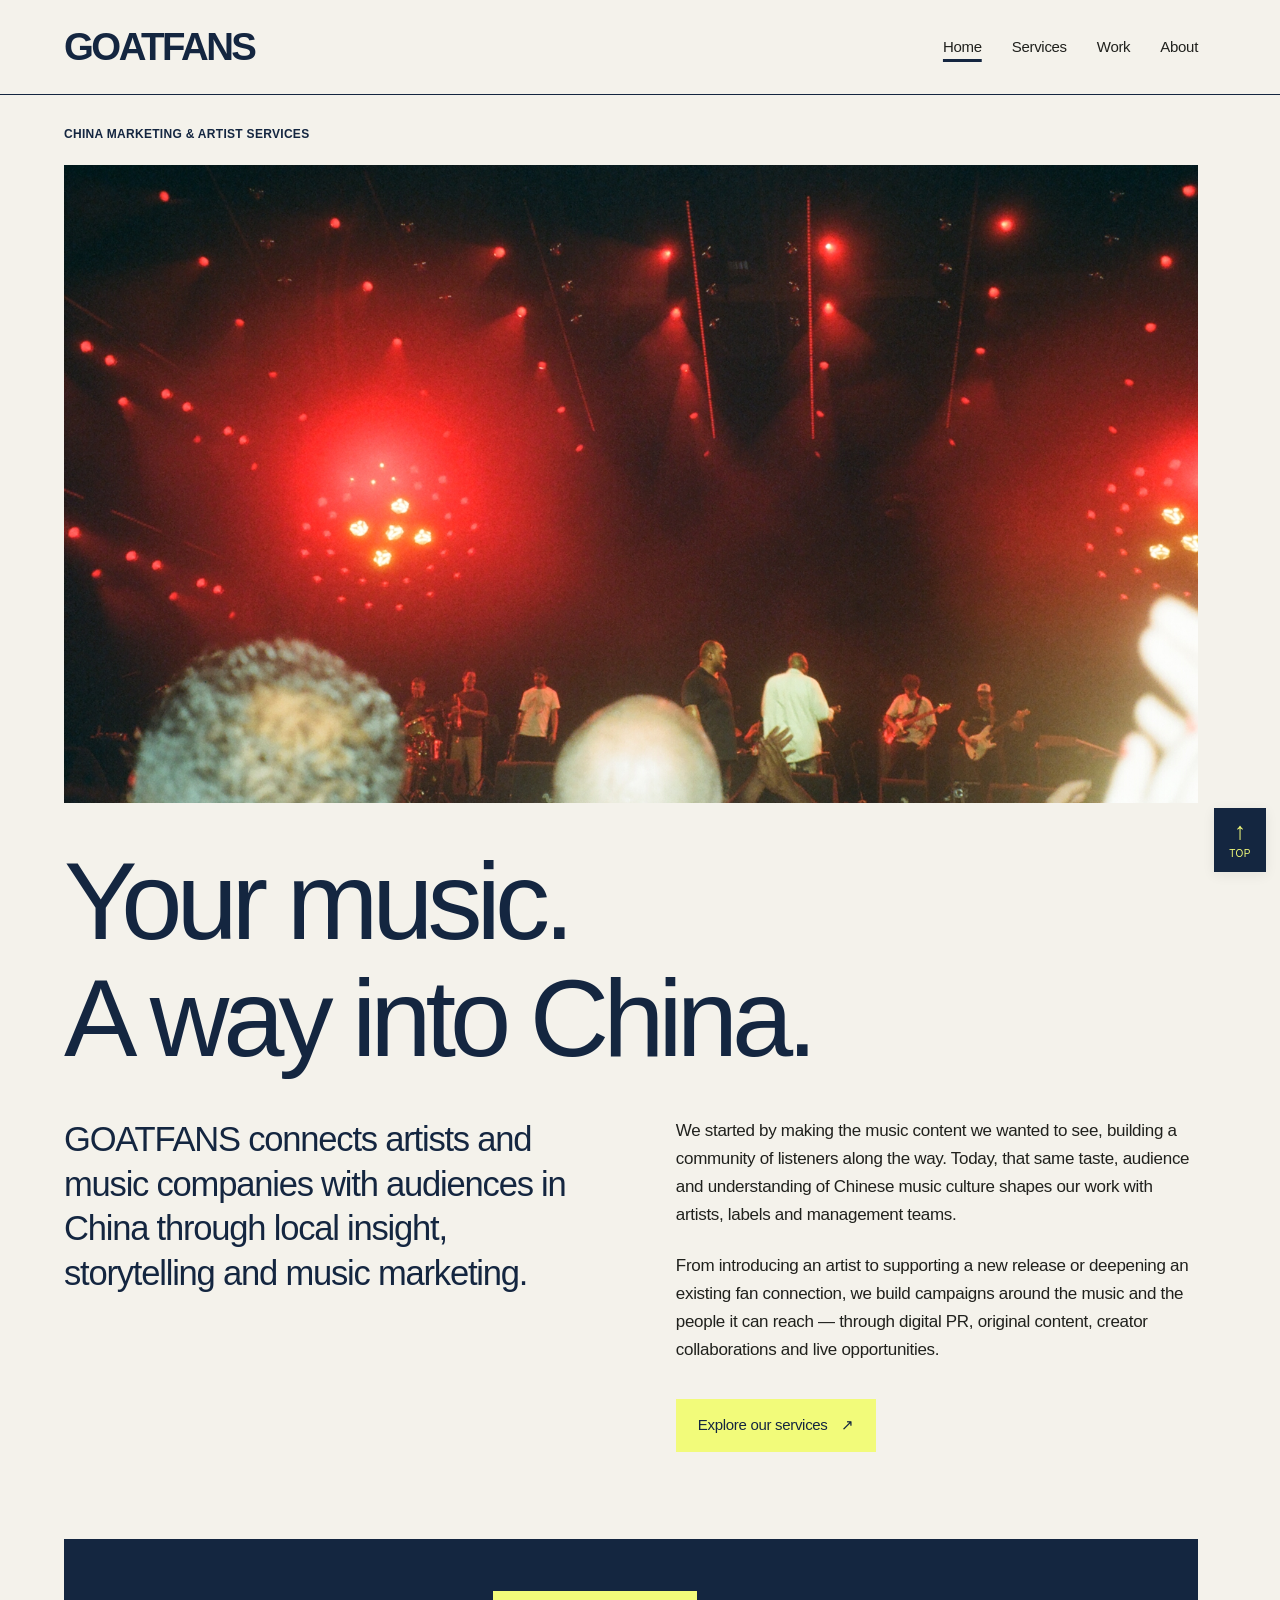
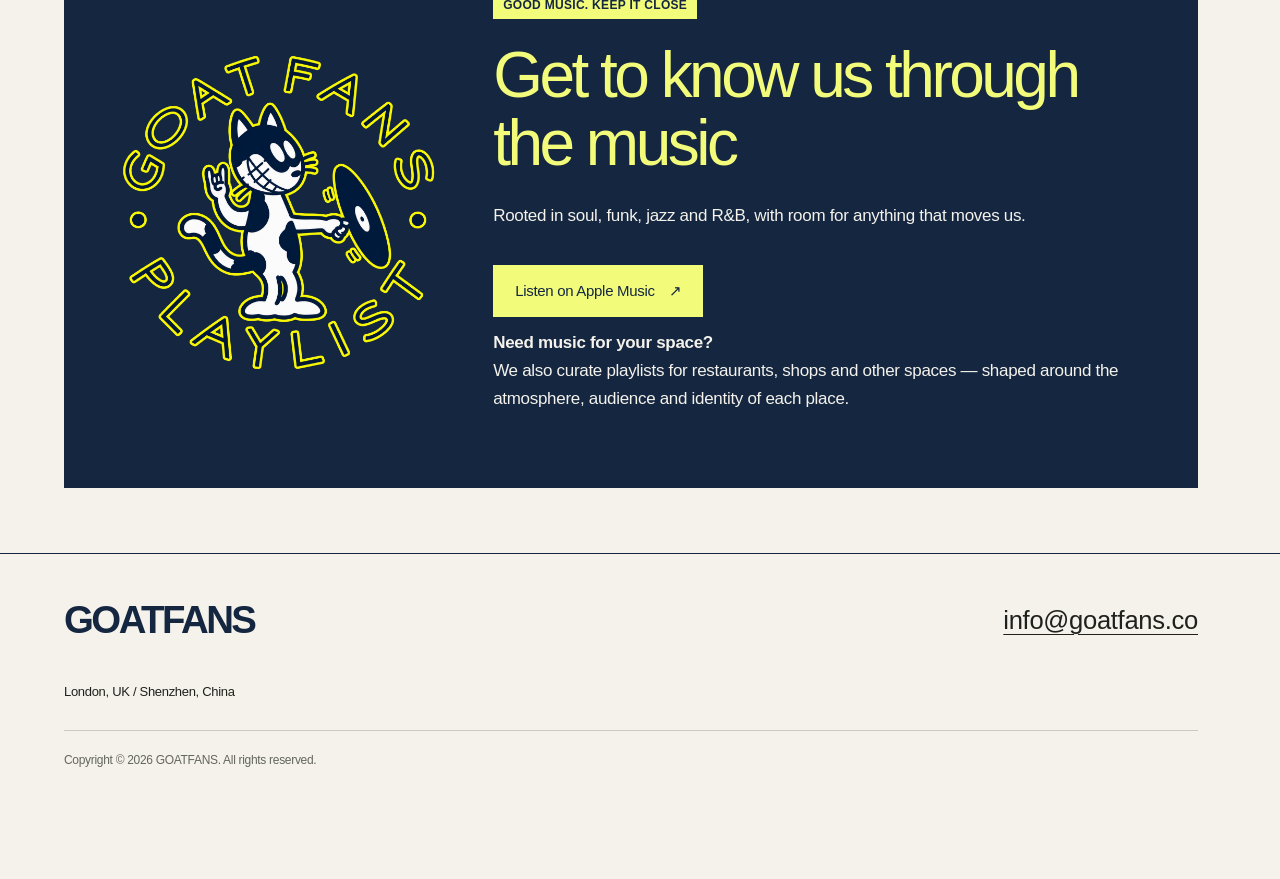
<file: index.html>
<!doctype html>
<html lang="en-GB"><head><meta charset="utf-8"><meta name="viewport" content="width=device-width, initial-scale=1"><meta name="description" content="GOATFANS connects artists and music companies with audiences in China through local insight, storytelling and music marketing."><title>Your music. A way into China. — GOATFANS</title>
<link rel="icon" href="/favicon.ico" sizes="any">
<link rel="icon" type="image/png" sizes="32x32" href="/favicon-32x32.png">
<link rel="apple-touch-icon" sizes="180x180" href="/apple-touch-icon.png">
  <link rel="stylesheet" href="assets/style.css"><script defer src="assets/script.js"></script>
</head>
<body id="top"><a class="skip" href="#main">Skip to content</a><header class="site-header"><a class="wordmark" href="index.html" aria-label="GOATFANS home">GOATFANS</a><nav aria-label="Main navigation"><a href="index.html" aria-current="page">Home</a><a href="services.html">Services</a><a href="work.html">Work</a><a href="about.html">About</a></nav></header><main id="main">
<section class="home-editorial"><p class="eyebrow">CHINA MARKETING &amp; ARTIST SERVICES</p><figure class="photo wide"><img src="images/home-hero.jpg" alt="Music and culture through the GOATFANS lens." loading="eager" width="1600" height="1000"><figcaption>Music and culture through the GOATFANS lens.</figcaption></figure><h1>Your music.<br>A way into China.</h1><div class="intro"><p class="lead">GOATFANS connects artists and music companies with audiences in China through local insight, storytelling and music marketing.</p><div><p>We started by making the music content we wanted to see, building a community of listeners along the way. Today, that same taste, audience and understanding of Chinese music culture shapes our work with artists, labels and management teams.</p><p>From introducing an artist to supporting a new release or deepening an existing fan connection, we build campaigns around the music and the people it can reach — through digital PR, original content, creator collaborations and live opportunities.</p><a class="text-link action-link" href="services.html">Explore our services <span aria-hidden="true">↗</span></a></div></div></section>
<section class="playlist-text playlist-with-image">
  <figure class="playlist-artwork">
    <img
      src="images/playlist-cover.png"
      alt="GOATFANS playlist cover"
      loading="lazy"
      width="1000"
      height="1000"
    >
  </figure>

  <div class="playlist-copy">
    <p class="eyebrow section-tag">
      GOOD MUSIC. KEEP IT CLOSE
    </p>

    <h2>Get to know us through the music</h2>

    <p>
      Rooted in soul, funk, jazz and R&amp;B, with room for anything
      that moves us.
    </p>
        <a
      class="text-link action-link"
      href="https://music.apple.com/us/playlist/by-goatfans/pl.u-leyll0GHMY48j5g"
    >
      Listen on Apple Music
      <span aria-hidden="true">↗</span>
    </a>
<p>
  <strong>Need music for your space?</strong><br>
We also curate playlists for restaurants, shops and other spaces — shaped around the atmosphere, audience and identity of each place.</p>

  </div>
</section>

    </main>
  <footer>
    <div class="footer-top">
      <a class="wordmark" href="index.html">GOATFANS</a>
      <a href="mailto:info@goatfans.co">info@goatfans.co</a>
    </div>

    <div class="footer-bottom">
      <p>London, UK / Shenzhen, China</p>
    </div>

    <p class="footer-copyright">
      Copyright © 2026 GOATFANS. All rights reserved.
    </p>
  </footer>

  <a class="svc-top" href="#top" aria-label="Back to top">
    <span aria-hidden="true">↑</span>
    <span>TOP</span>
  </a>
</body>
</html>
</file>
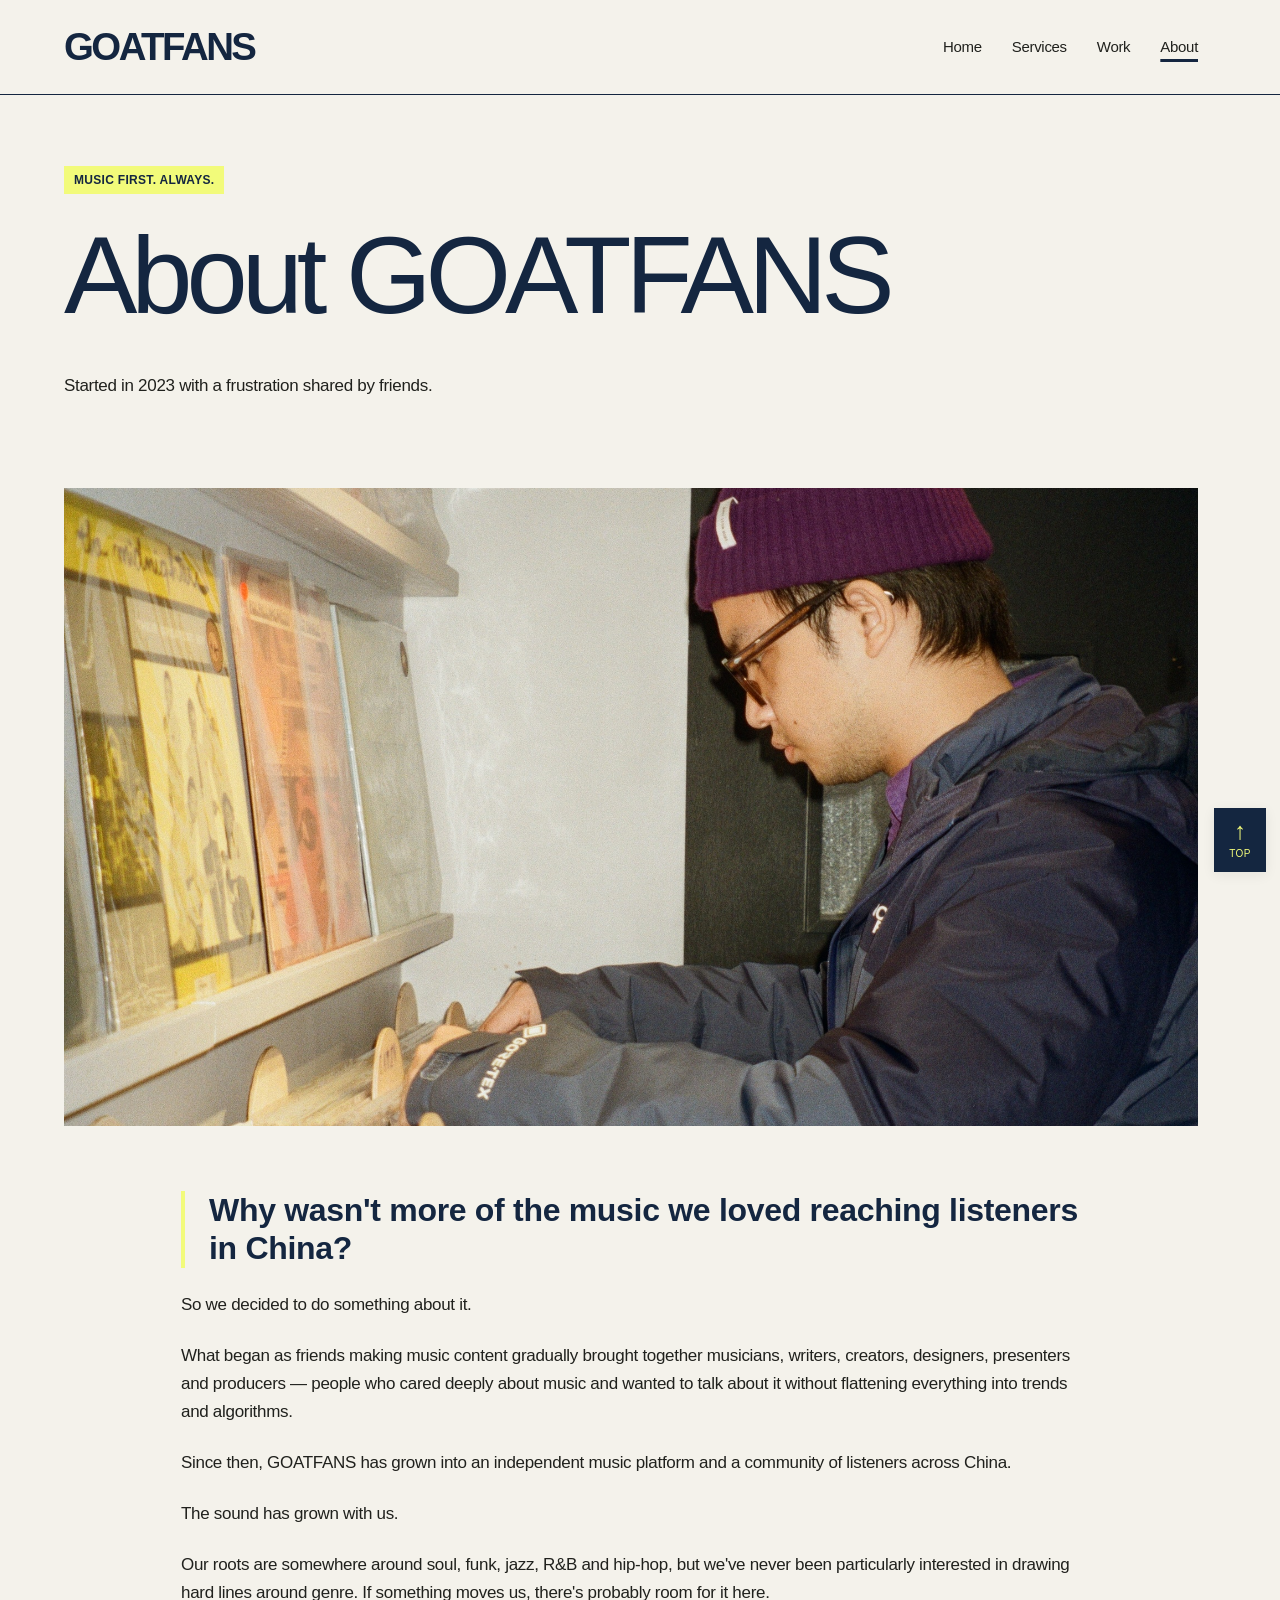
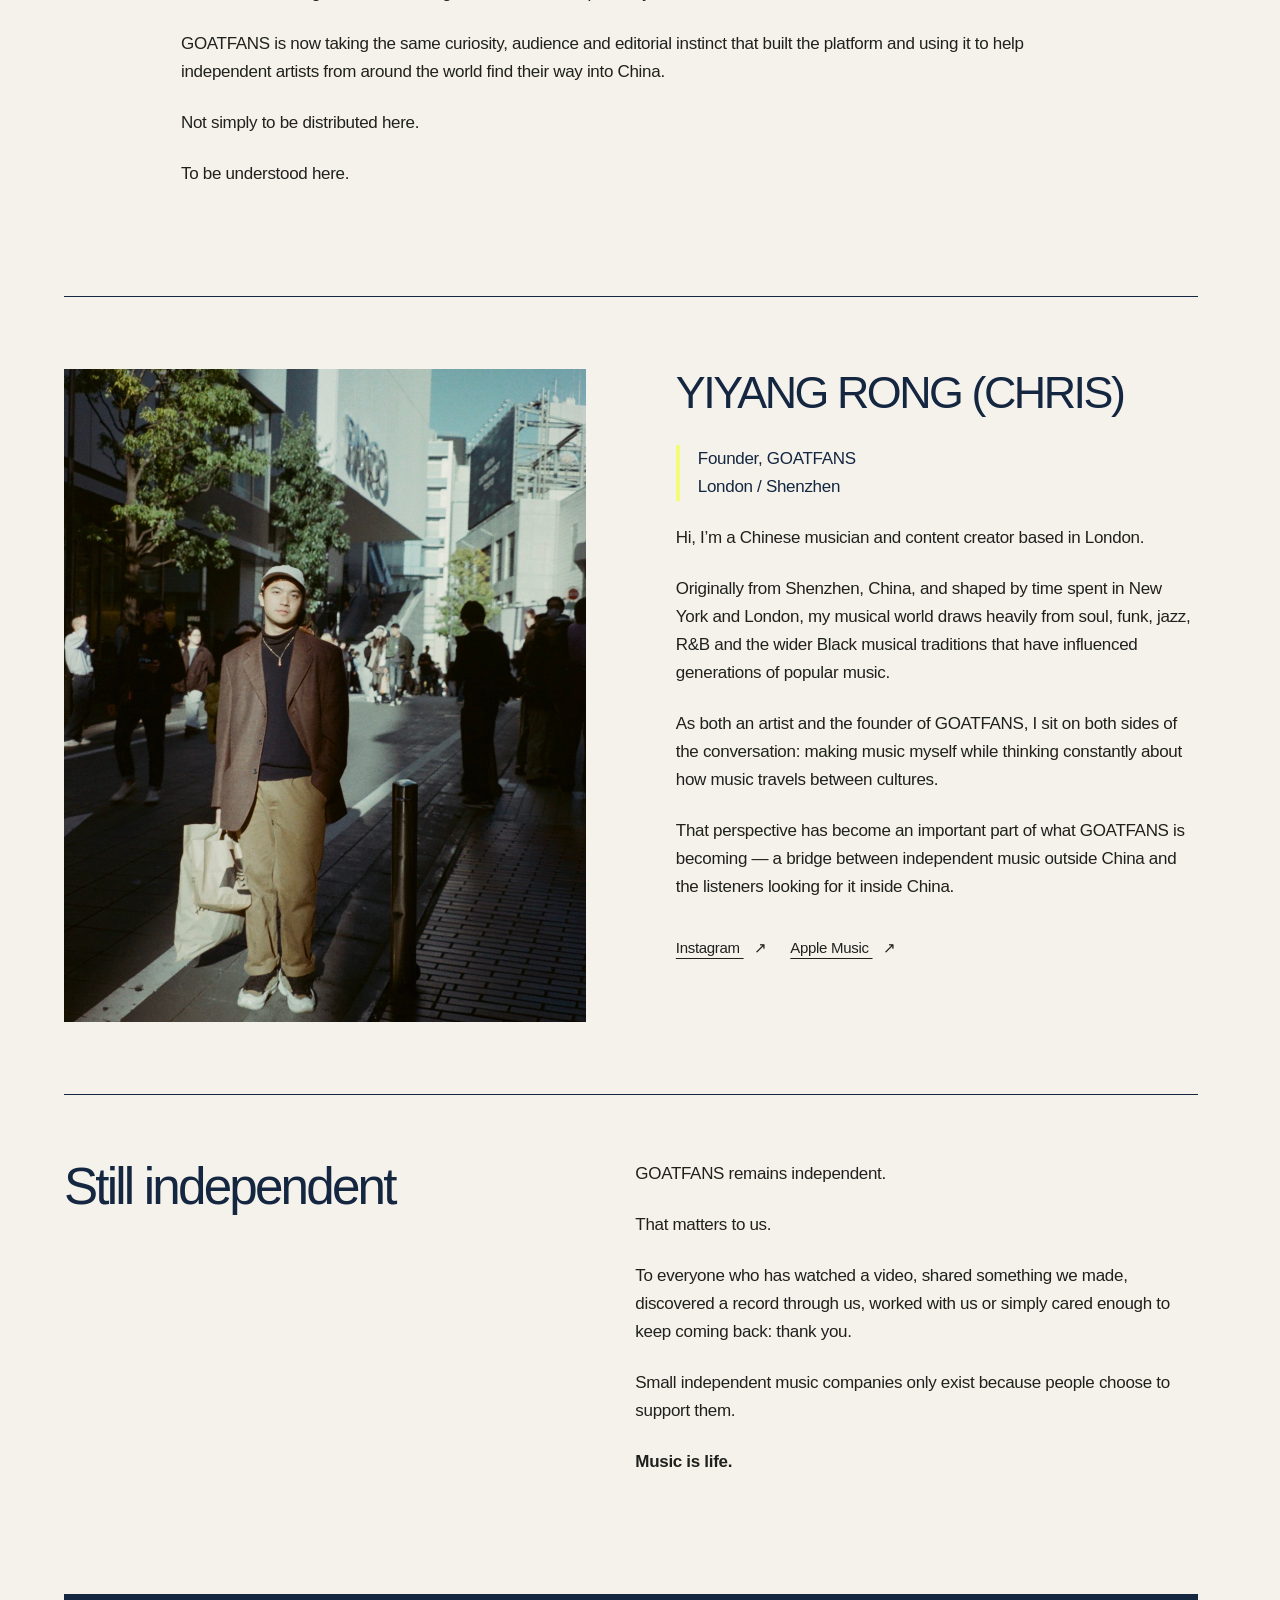
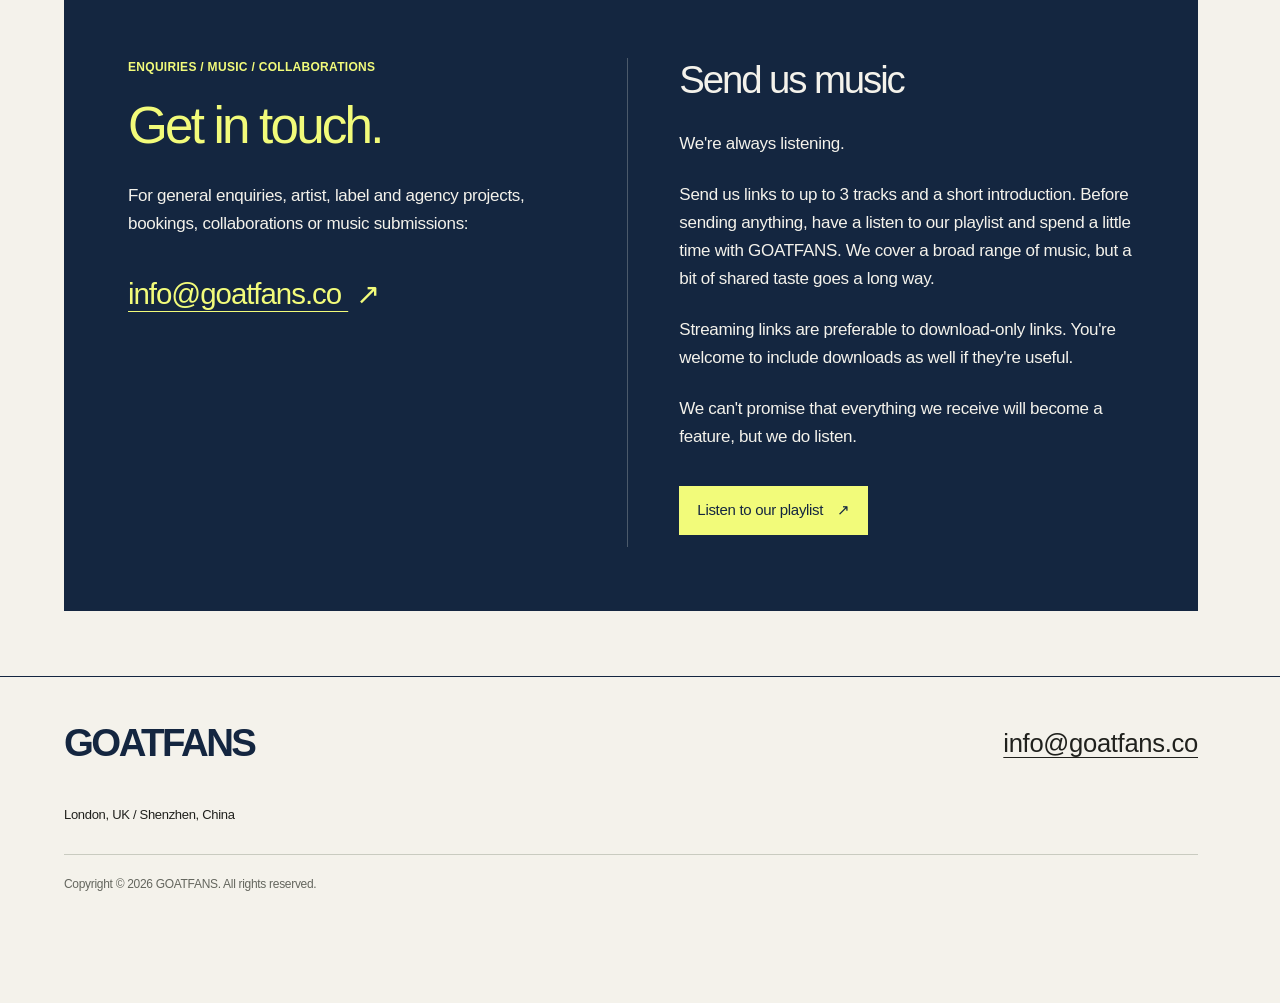
<file: about.html>
<!doctype html>
<html lang="en-GB"><head><meta charset="utf-8"><meta name="viewport" content="width=device-width, initial-scale=1"><meta name="description" content="GOATFANS connects artists and music companies with audiences in China through local insight, storytelling and music marketing."><title>About — GOATFANS</title>
<link rel="icon" href="/favicon.ico" sizes="any">
<link rel="icon" type="image/png" sizes="32x32" href="/favicon-32x32.png">
<link rel="apple-touch-icon" sizes="180x180" href="/apple-touch-icon.png">
<link rel="stylesheet" href="assets/style.css"><script defer src="assets/script.js"></script></head>
<body id="top"><a class="skip" href="#main">Skip to content</a><header class="site-header"><a class="wordmark" href="index.html" aria-label="GOATFANS home">GOATFANS</a><nav aria-label="Main navigation"><a href="index.html">Home</a><a href="services.html">Services</a><a href="work.html">Work</a><a href="about.html" aria-current="page">About</a></nav></header><main id="main"><section class="page-intro"><p class="eyebrow section-tag">MUSIC FIRST. ALWAYS.</p><h1>About GOATFANS</h1><p>Started in 2023 with a frustration shared by friends.</p></section><figure class="photo wide"><img src="images/home-secondary.jpg" alt="The story behind GOATFANS." loading="lazy" width="1600" height="1000"><figcaption>The story behind GOATFANS.</figcaption></figure><section class="origin prose">
<p><strong>Why wasn&#x27;t more of the music we loved reaching listeners in China?</strong></p>
<p>So we decided to do something about it.</p>
<p>What began as friends making music content gradually brought together musicians, writers, creators, designers, presenters and producers — people who cared deeply about music and wanted to talk about it without flattening everything into trends and algorithms.</p>
<p>Since then, GOATFANS has grown into an independent music platform and a community of listeners across China.</p>
<p>The sound has grown with us.</p>
<p>Our roots are somewhere around soul, funk, jazz, R&amp;B and hip-hop, but we&#x27;ve never been particularly interested in drawing hard lines around genre. If something moves us, there&#x27;s probably room for it here.</p>
<p>GOATFANS is now taking the same curiosity, audience and editorial instinct that built the platform and using it to help independent artists from around the world find their way into China.</p>
<p>Not simply to be distributed here.</p>
<p>To be understood here.</p></section><section class="profile section-grid"><figure class="photo portrait"><img src="images/about-chris.jpg" alt="Yiyang Rong (Chris), founder of GOATFANS." loading="lazy" width="1600" height="1000"><figcaption>Yiyang Rong (Chris), founder of GOATFANS.</figcaption></figure><div class="prose"><h2>YIYANG RONG (CHRIS)</h2><p class="profile-meta">Founder, GOATFANS<br>London / Shenzhen</p><p>Hi, I’m a Chinese musician and content creator based in London.</p>
<p>Originally from Shenzhen, China, and shaped by time spent in New York and London, my musical world draws heavily from soul, funk, jazz, R&amp;B and the wider Black musical traditions that have influenced generations of popular music.</p>
<p>As both an artist and the founder of GOATFANS, I sit on both sides of the conversation: making music myself while thinking constantly about how music travels between cultures.</p>
<p>That perspective has become an important part of what GOATFANS is becoming — a bridge between independent music outside China and the listeners looking for it inside China.</p><div class="socials"><a class="text-link" href="https://www.instagram.com/yyrongyy/?hl=en">Instagram <span aria-hidden="true">↗</span></a><a class="text-link" href="https://music.apple.com/gb/artist/goatfans/1736499984">Apple Music <span aria-hidden="true">↗</span></a></div></div></section><section class="text-section"><h2>Still independent</h2><div class="prose"><p>GOATFANS remains independent.</p>
<p>That matters to us.</p>
<p>To everyone who has watched a video, shared something we made, discovered a record through us, worked with us or simply cared enough to keep coming back: thank you.</p>
<p>Small independent music companies only exist because people choose to support them.</p>
<p><strong>Music is life.</strong></p></div></section>

  <section class="text-section contact-combined" id="contact">
  <div class="contact-heading">
    <p class="eyebrow">ENQUIRIES / MUSIC / COLLABORATIONS</p>
    <h2>Get in touch.</h2>

    <p>
      For general enquiries, artist, label and agency projects,
      bookings, collaborations or music submissions:
    </p>

    <a class="contact-email" href="mailto:info@goatfans.co">
      info@goatfans.co
      <span aria-hidden="true">↗</span>
    </a>
  </div>

  <div class="prose contact-submissions">
    <h3>Send us music</h3>

    <p>We're always listening.</p>

    <p>
      Send us links to up to 3 tracks and a short introduction.
      Before sending anything, have a listen to our playlist and
      spend a little time with GOATFANS. We cover a broad range
      of music, but a bit of shared taste goes a long way.
    </p>

    <p>
      Streaming links are preferable to download-only links.
      You're welcome to include downloads as well if they're useful.
    </p>

    <p>
      We can't promise that everything we receive will become
      a feature, but we do listen.
    </p>

    <a
      class="text-link contact-playlist"
      href="https://music.apple.com/cn/playlist/goatfans/pl.u-Ldbqel5u2qp4x9j"
    >
      Listen to our playlist
      <span aria-hidden="true">↗</span>
    </a>
  </div>
</section>
</main>  <footer>
    <div class="footer-top">
      <a class="wordmark" href="index.html">GOATFANS</a>
      <a href="mailto:info@goatfans.co">info@goatfans.co</a>
    </div>

    <div class="footer-bottom">
      <p>London, UK / Shenzhen, China</p>
    </div>

    <p class="footer-copyright">
      Copyright © 2026 GOATFANS. All rights reserved.
    </p>
  </footer>

  <a class="svc-top" href="#top" aria-label="Back to top">
    <span aria-hidden="true">↑</span>
    <span>TOP</span>
  </a>
</body>
</html>
</file>
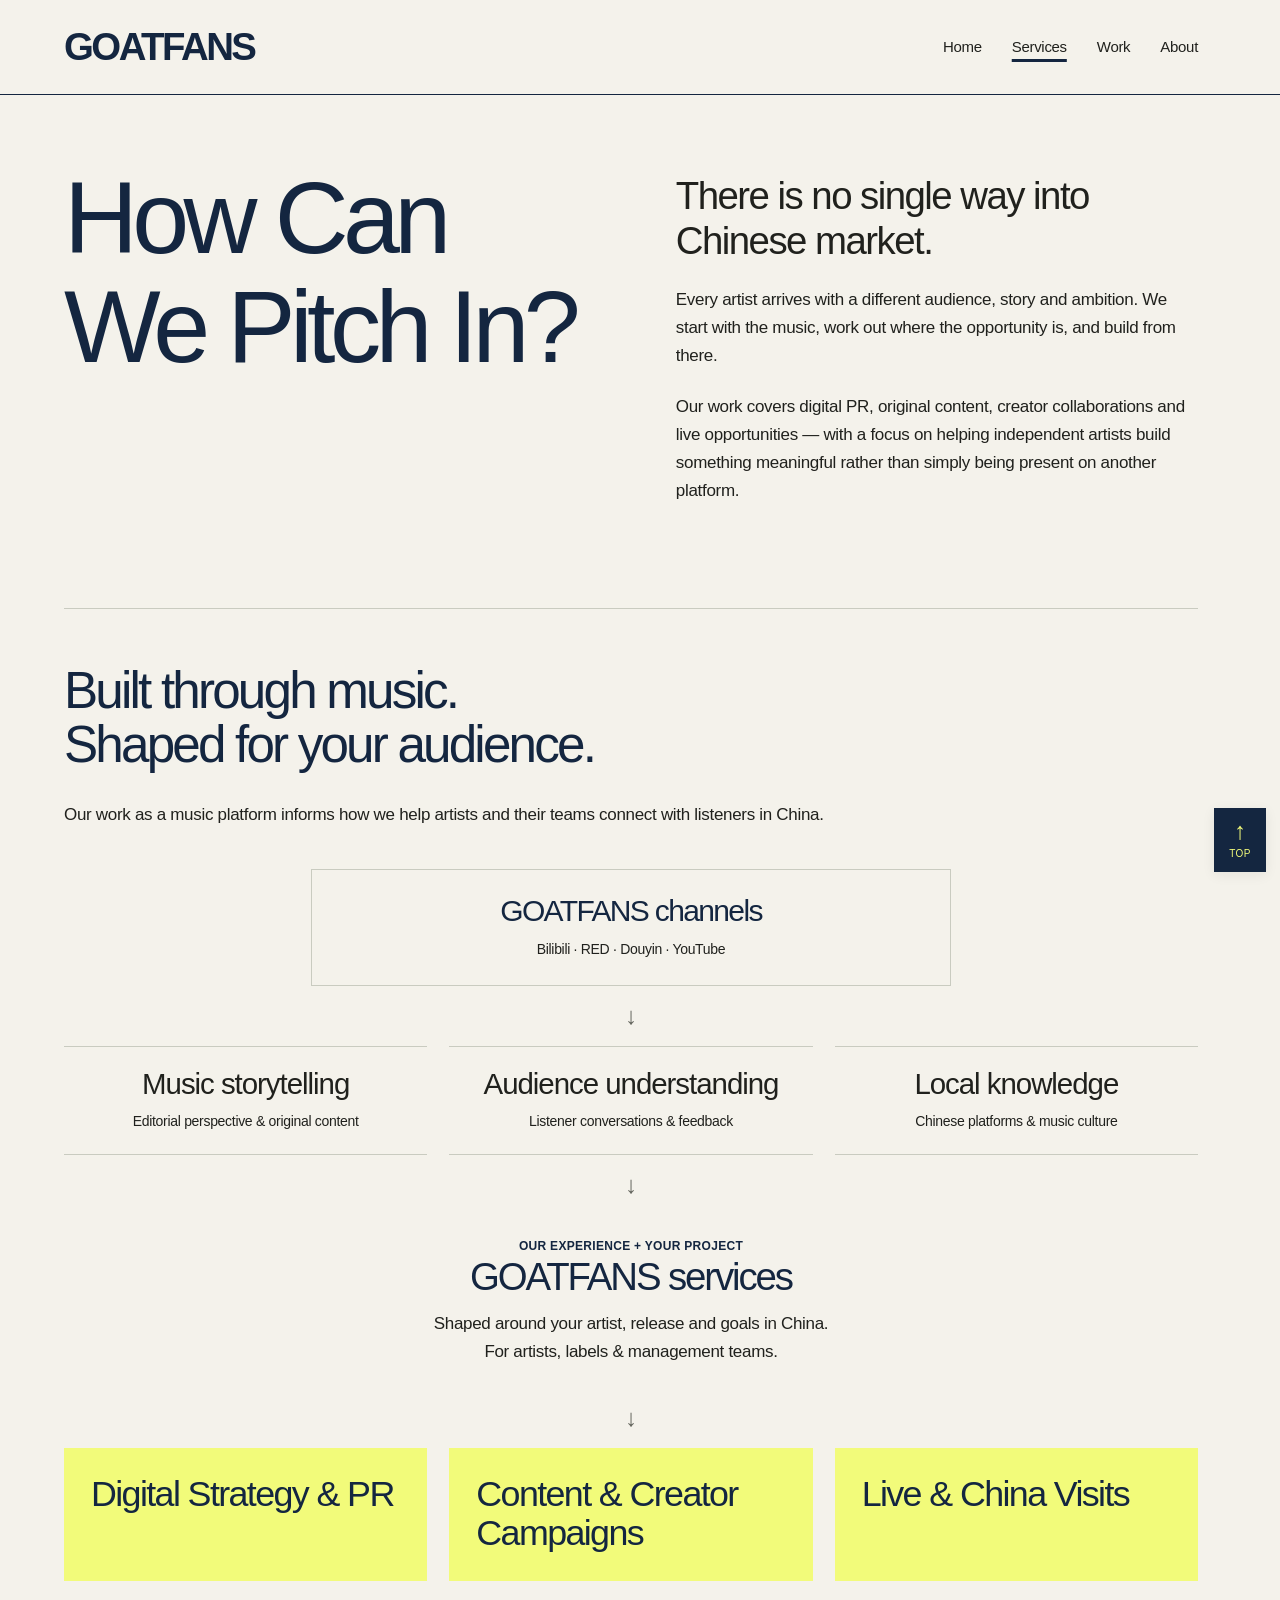
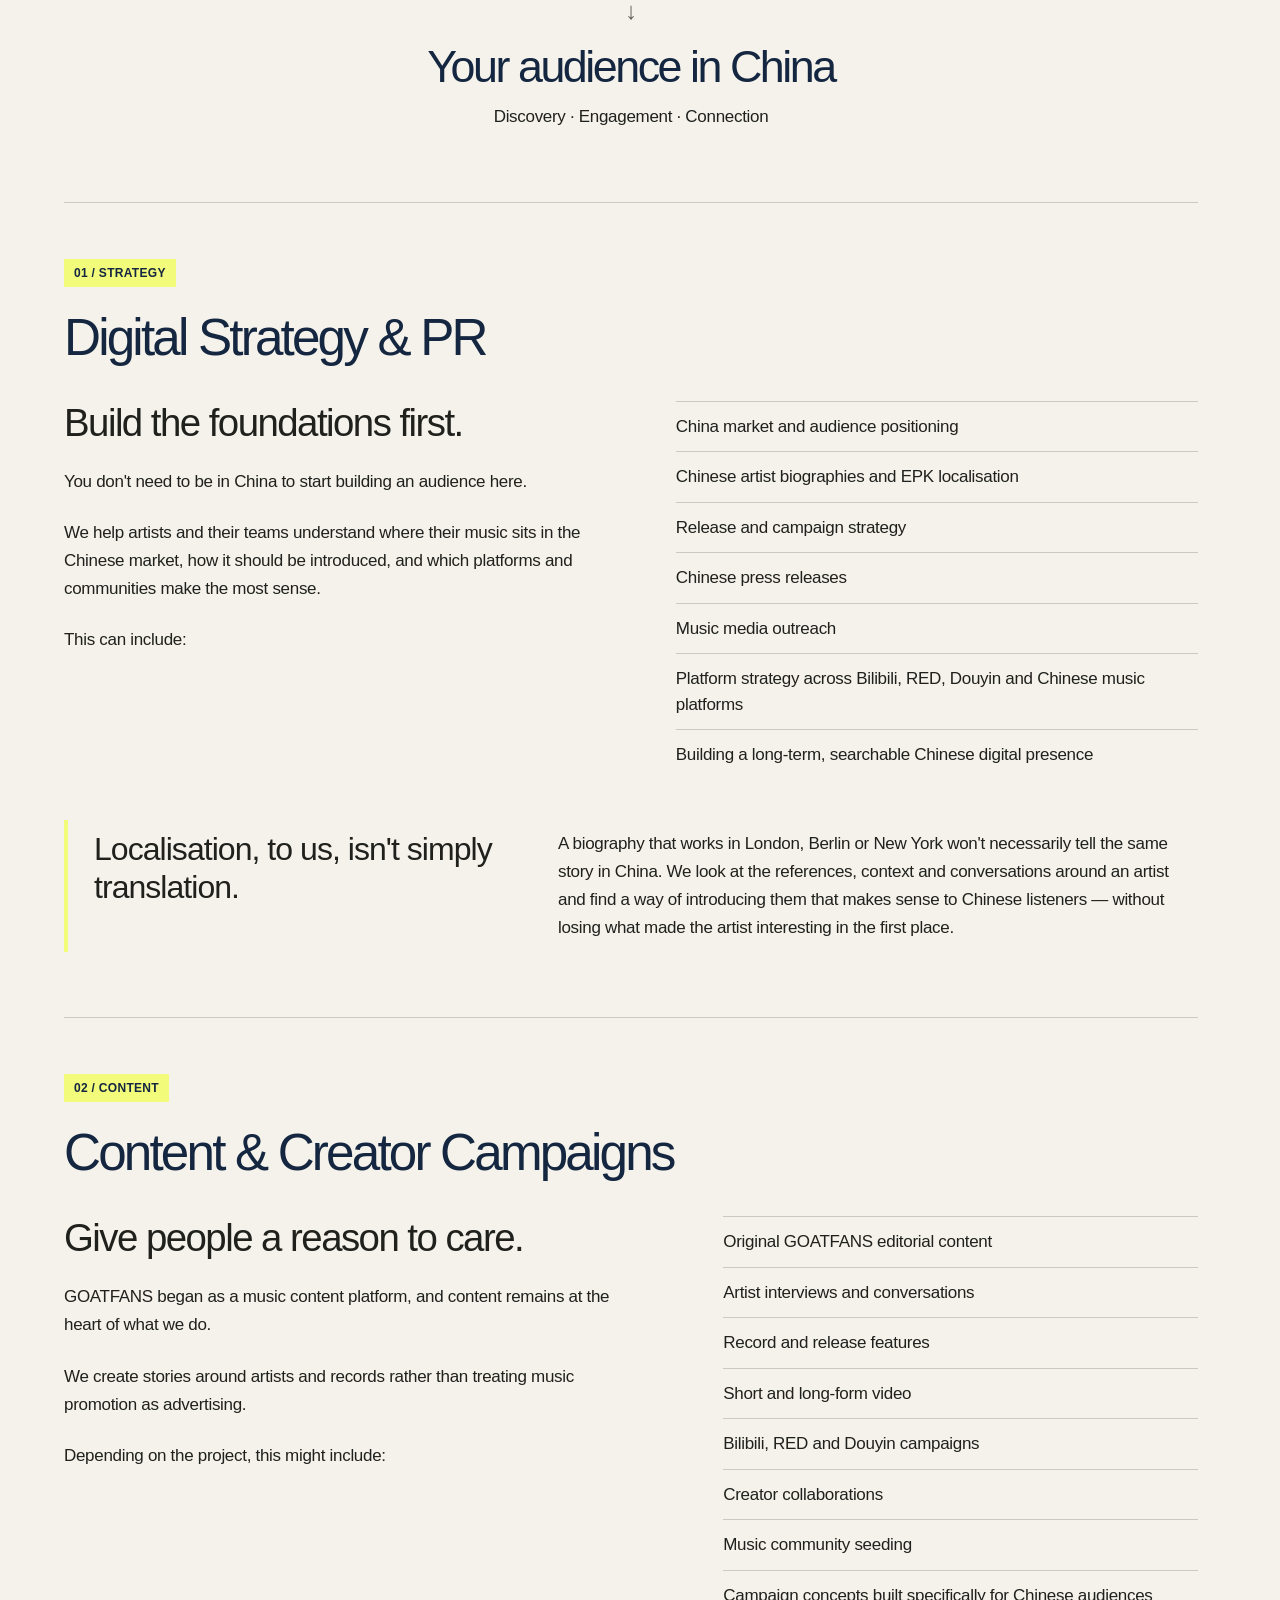
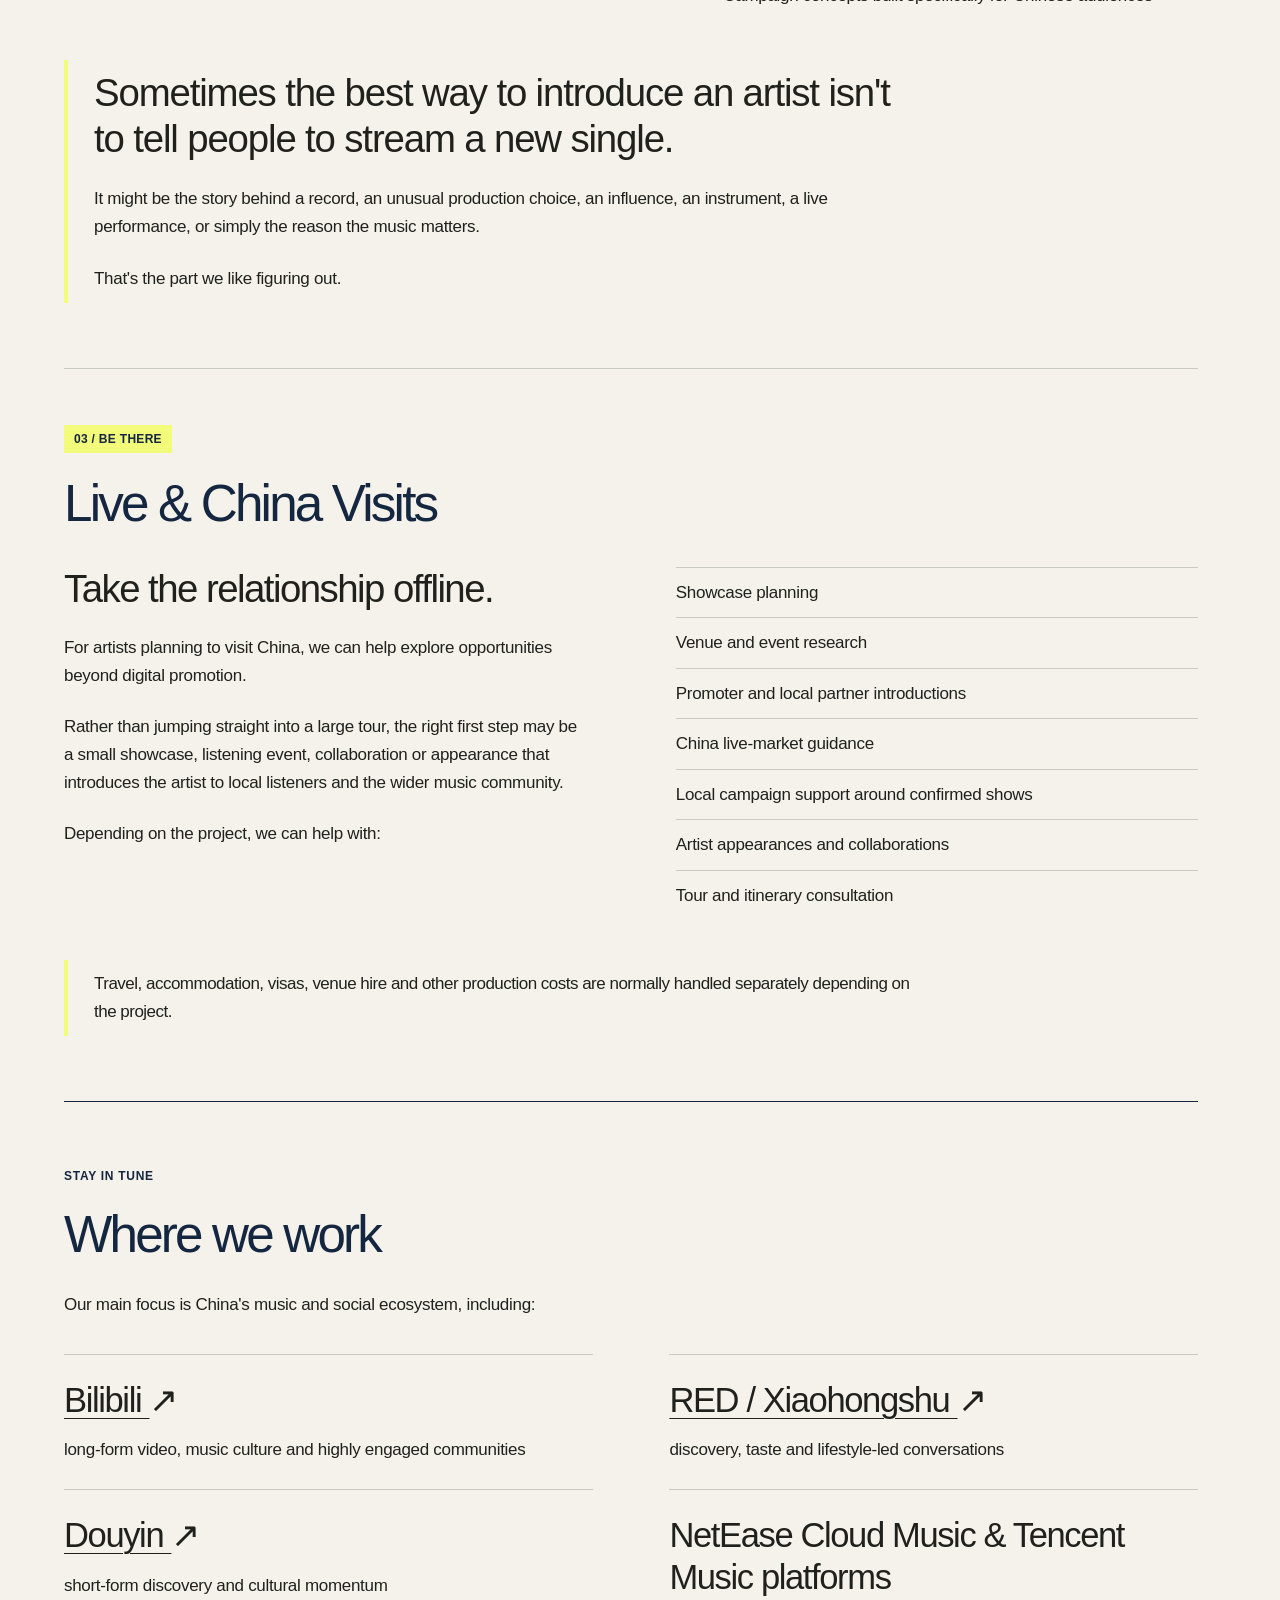
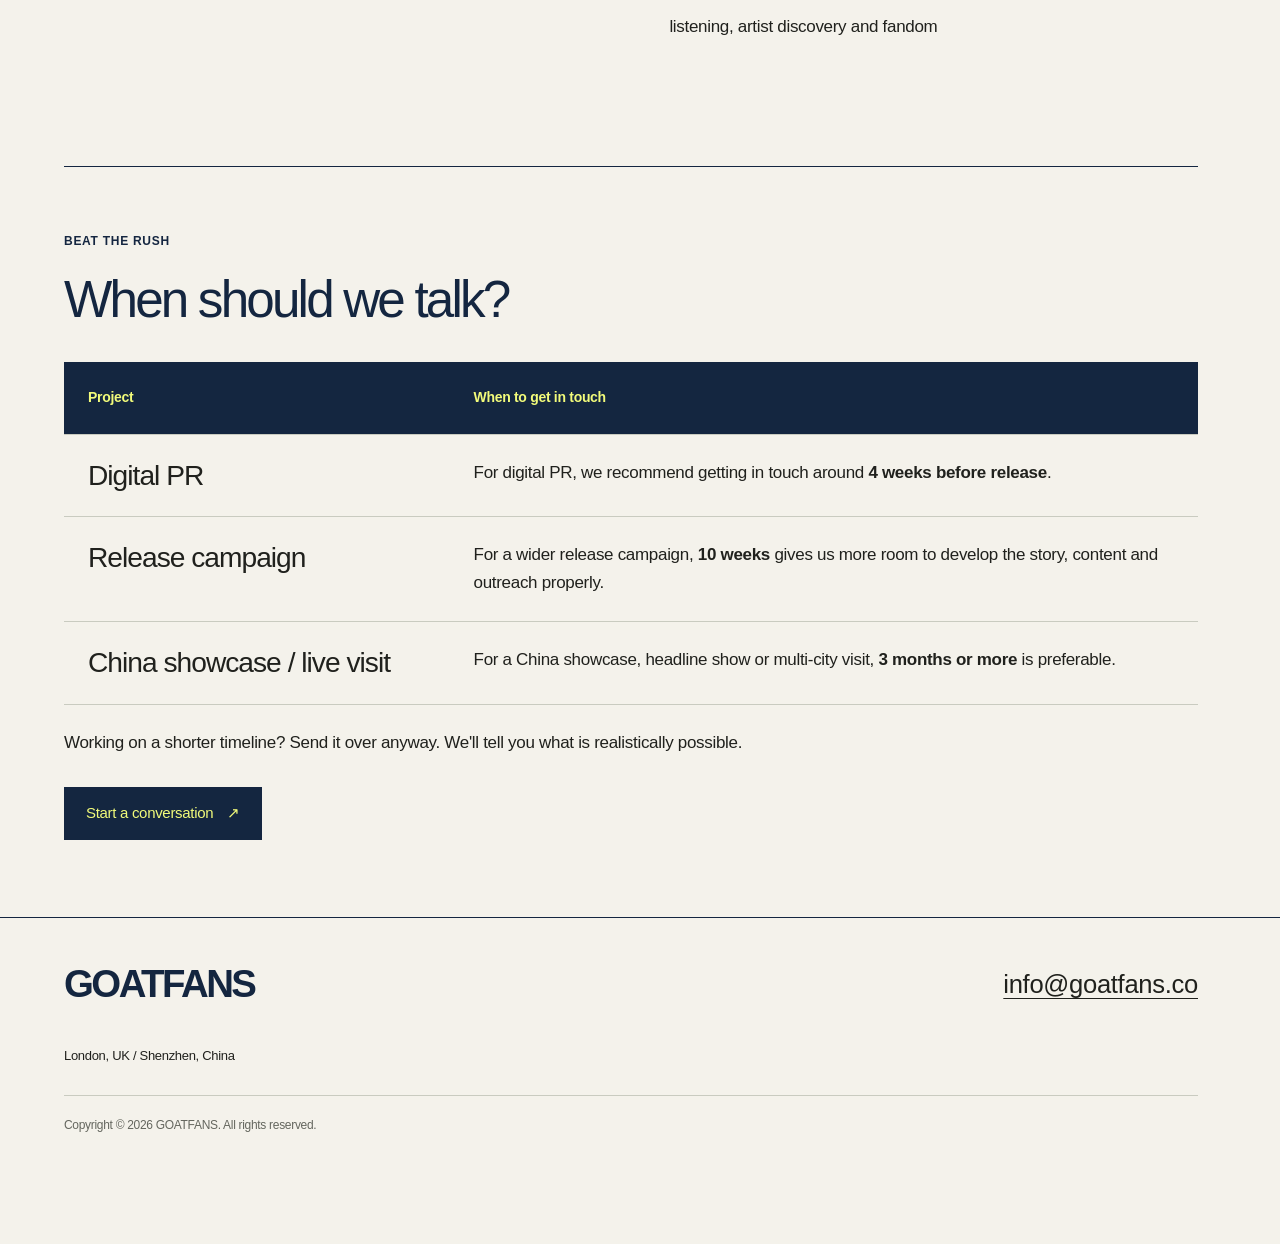
<file: services.html>
<!doctype html>
<html lang="en-GB"><head><meta charset="utf-8"><meta name="viewport" content="width=device-width, initial-scale=1"><meta name="description" content="GOATFANS connects artists and music companies with audiences in China through local insight, storytelling and music marketing."><title>Services — GOATFANS</title>
<link rel="icon" href="/favicon.ico" sizes="any">
<link rel="icon" type="image/png" sizes="32x32" href="/favicon-32x32.png">
<link rel="apple-touch-icon" sizes="180x180" href="/apple-touch-icon.png">
<link rel="stylesheet" href="assets/style.css"><script defer src="assets/script.js"></script>
</head>
<body class="svc-page" id="top"><a class="skip" href="#main">Skip to content</a><header class="site-header"><a class="wordmark" href="index.html" aria-label="GOATFANS home">GOATFANS</a><nav aria-label="Main navigation"><a href="index.html">Home</a><a href="services.html" aria-current="page">Services</a><a href="work.html">Work</a><a href="about.html">About</a></nav></header><main id="main"><section class="svc-hero"><h1>How Can We Pitch In?</h1><div class="svc-intro-copy">
<p class="svc-statement">There is no single way into Chinese market.</p>
<p>Every artist arrives with a different audience, story and ambition. We start with the music, work out where the opportunity is, and build from there.</p>
<p>Our work covers digital PR, original content, creator collaborations and live opportunities — with a focus on helping independent artists build something meaningful rather than simply being present on another platform.</p></div></section>
<section class="svc-map" aria-labelledby="service-map-title">
  <div class="svc-map-intro">
    <h2 id="service-map-title">Built through music.<br>Shaped for your audience.</h2>
    <p>Our work as a music platform informs how we help artists and their teams connect with listeners in China.</p>
  </div>
  <div class="svc-map-flow">
    <div class="svc-map-source">
      <h3>GOATFANS channels</h3>
      <p>Bilibili · RED · Douyin · YouTube</p>
    </div>
    <span class="svc-map-arrow" aria-hidden="true">↓</span>
    <dl class="svc-map-foundation">
      <div><dt>Music storytelling</dt><dd>Editorial perspective &amp; original content</dd></div>
      <div><dt>Audience understanding</dt><dd>Listener conversations &amp; feedback</dd></div>
      <div><dt>Local knowledge</dt><dd>Chinese platforms &amp; music culture</dd></div>
    </dl>
    <span class="svc-map-arrow" aria-hidden="true">↓</span>
    <div class="svc-map-brief">
      <p class="eyebrow">OUR EXPERIENCE + YOUR PROJECT</p>
      <h3>GOATFANS services</h3>
      <p>Shaped around your artist, release and goals in China.</p>
      <p>For artists, labels &amp; management teams.</p>
    </div>
    <span class="svc-map-arrow" aria-hidden="true">↓</span>
    <div class="svc-map-links" aria-label="Explore our three services">
      <a class="svc-map-link" href="#digital-strategy">
        <strong>Digital Strategy &amp; PR</strong>
      </a>
      <a class="svc-map-link" href="#content-creators">
        <strong>Content &amp; Creator Campaigns</strong>
      </a>
      <a class="svc-map-link" href="#live-china">
        <strong>Live &amp; China Visits</strong>
      </a>
    </div>
    <span class="svc-map-arrow" aria-hidden="true">↓</span>
    <div class="svc-map-outcome">
      <h3>Your audience in China</h3>
      <p>Discovery · Engagement · Connection</p>
    </div>
  </div>
</section>
<section class="svc-service svc-service-1" id="digital-strategy"><header><p class="eyebrow">01 / STRATEGY</p><h2>Digital Strategy &amp; PR</h2></header><div class="svc-service-layout"><div class="svc-description"><p><strong>Build the foundations first.</strong></p>
<p>You don&#x27;t need to be in China to start building an audience here.</p>
<p>We help artists and their teams understand where their music sits in the Chinese market, how it should be introduced, and which platforms and communities make the most sense.</p>
<p>This can include:</p>
</div><ul class="svc-includes"><li>China market and audience positioning</li><li>Chinese artist biographies and EPK localisation</li><li>Release and campaign strategy</li><li>Chinese press releases</li><li>Music media outreach</li><li>Platform strategy across Bilibili, RED, Douyin and Chinese music platforms</li><li>Building a long-term, searchable Chinese digital presence</li></ul></div><div class="svc-aside">
<p>Localisation, to us, isn&#x27;t simply translation.</p>
<p>A biography that works in London, Berlin or New York won&#x27;t necessarily tell the same story in China. We look at the references, context and conversations around an artist and find a way of introducing them that makes sense to Chinese listeners — without losing what made the artist interesting in the first place.</p></div></section><section class="svc-service svc-service-2" id="content-creators"><header><p class="eyebrow">02 / CONTENT</p><h2>Content &amp; Creator Campaigns</h2></header><div class="svc-service-layout"><div class="svc-description"><p><strong>Give people a reason to care.</strong></p>
<p>GOATFANS began as a music content platform, and content remains at the heart of what we do.</p>
<p>We create stories around artists and records rather than treating music promotion as advertising.</p>
<p>Depending on the project, this might include:</p>
</div><ul class="svc-includes"><li>Original GOATFANS editorial content</li><li>Artist interviews and conversations</li><li>Record and release features</li><li>Short and long-form video</li><li>Bilibili, RED and Douyin campaigns</li><li>Creator collaborations</li><li>Music community seeding</li><li>Campaign concepts built specifically for Chinese audiences</li></ul></div><div class="svc-aside">
<p>Sometimes the best way to introduce an artist isn&#x27;t to tell people to stream a new single.</p>
<p>It might be the story behind a record, an unusual production choice, an influence, an instrument, a live performance, or simply the reason the music matters.</p>
<p>That&#x27;s the part we like figuring out.</p></div></section><section class="svc-service svc-service-3" id="live-china"><header><p class="eyebrow">03 / BE THERE</p><h2>Live &amp; China Visits</h2></header><div class="svc-service-layout"><div class="svc-description"><p><strong>Take the relationship offline.</strong></p>
<p>For artists planning to visit China, we can help explore opportunities beyond digital promotion.</p>
<p>Rather than jumping straight into a large tour, the right first step may be a small showcase, listening event, collaboration or appearance that introduces the artist to local listeners and the wider music community.</p>
<p>Depending on the project, we can help with:</p>
</div><ul class="svc-includes"><li>Showcase planning</li><li>Venue and event research</li><li>Promoter and local partner introductions</li><li>China live-market guidance</li><li>Local campaign support around confirmed shows</li><li>Artist appearances and collaborations</li><li>Tour and itinerary consultation</li></ul></div><div class="svc-aside">
<p>Travel, accommodation, visas, venue hire and other production costs are normally handled separately depending on the project.</p></div></section><section class="svc-ecosystem" id="where"><p class="eyebrow">STAY IN TUNE</p><h2>Where we work</h2><p>Our main focus is China&#x27;s music and social ecosystem, including:</p>
<dl class="svc-platform-grid">
  <div>
    <dt>
      <a href="https://space.bilibili.com/323968930?spm_id_from=333.788.upinfo.detail.click">
        Bilibili <span aria-hidden="true">↗</span>
      </a>
    </dt>
    <dd>
      long-form video, music culture and highly engaged communities
    </dd>
  </div>

  <div>
    <dt>
      <a href="https://xhslink.cn/o/6vemMysuDjt">
        RED / Xiaohongshu <span aria-hidden="true">↗</span>
      </a>
    </dt>
    <dd>
      discovery, taste and lifestyle-led conversations
    </dd>
  </div>

  <div>
    <dt>
      <a href="https://v.douyin.com/o5n6sm8n3NY/">
        Douyin <span aria-hidden="true">↗</span>
      </a>
    </dt>
    <dd>
      short-form discovery and cultural momentum
    </dd>
  </div>

  <div>
    <dt>NetEase Cloud Music &amp; Tencent Music platforms</dt>
    <dd>
      listening, artist discovery and fandom
    </dd>
  </div>
</dl></section>

<section class="svc-timing" id="when">
  <p class="eyebrow">BEAT THE RUSH</p>
  <h2>When should we talk?</h2>

  <table>
    <caption class="svc-sr-only">
      Recommended lead times for project enquiries
    </caption>

    <thead>
      <tr>
        <th scope="col">Project</th>
        <th scope="col">When to get in touch</th>
      </tr>
    </thead>

    <tbody>
      <tr>
        <th scope="row">Digital PR</th>
        <td>
          For digital PR, we recommend getting in touch around
          <strong>4 weeks before release</strong>.
        </td>
      </tr>

      <tr>
        <th scope="row">Release campaign</th>
        <td>
          For a wider release campaign, <strong>10 weeks</strong>
          gives us more room to develop the story, content and
          outreach properly.
        </td>
      </tr>

      <tr>
        <th scope="row">China showcase / live visit</th>
        <td>
          For a China showcase, headline show or multi-city visit,
          <strong>3 months or more</strong> is preferable.
        </td>
      </tr>
    </tbody>
  </table>

  <div class="svc-timing-note">
    <p>
      Working on a shorter timeline? Send it over anyway.
      We'll tell you what is realistically possible.
    </p>
  </div>

  <a class="text-link" href="mailto:info@goatfans.co">
    Start a conversation
    <span aria-hidden="true">↗</span>
  </a>
</section>

</main>  <footer>
    <div class="footer-top">
      <a class="wordmark" href="index.html">GOATFANS</a>
      <a href="mailto:info@goatfans.co">info@goatfans.co</a>
    </div>

    <div class="footer-bottom">
      <p>London, UK / Shenzhen, China</p>
    </div>

    <p class="footer-copyright">
      Copyright © 2026 GOATFANS. All rights reserved.
    </p>
  </footer>

  <a class="svc-top" href="#top" aria-label="Back to top">
    <span aria-hidden="true">↑</span>
    <span>TOP</span>
  </a>
</body>
</html>
</file>
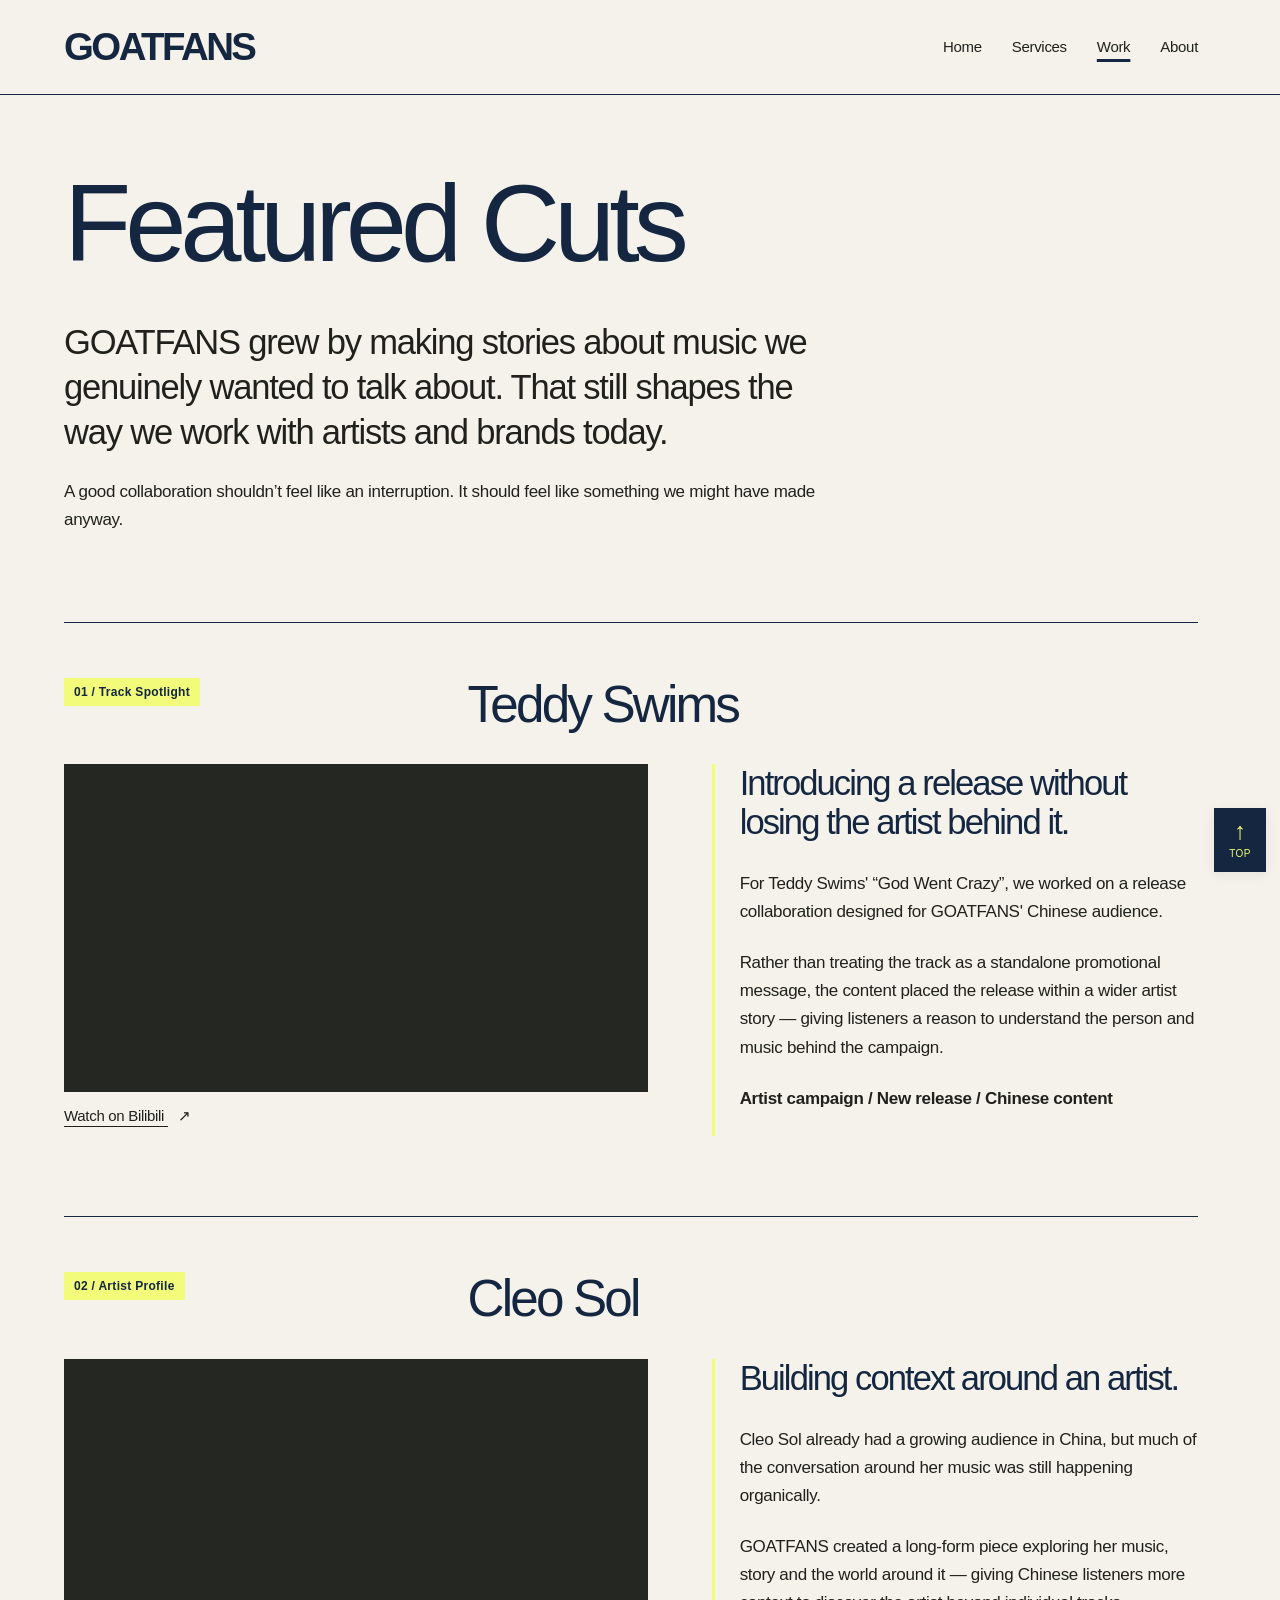
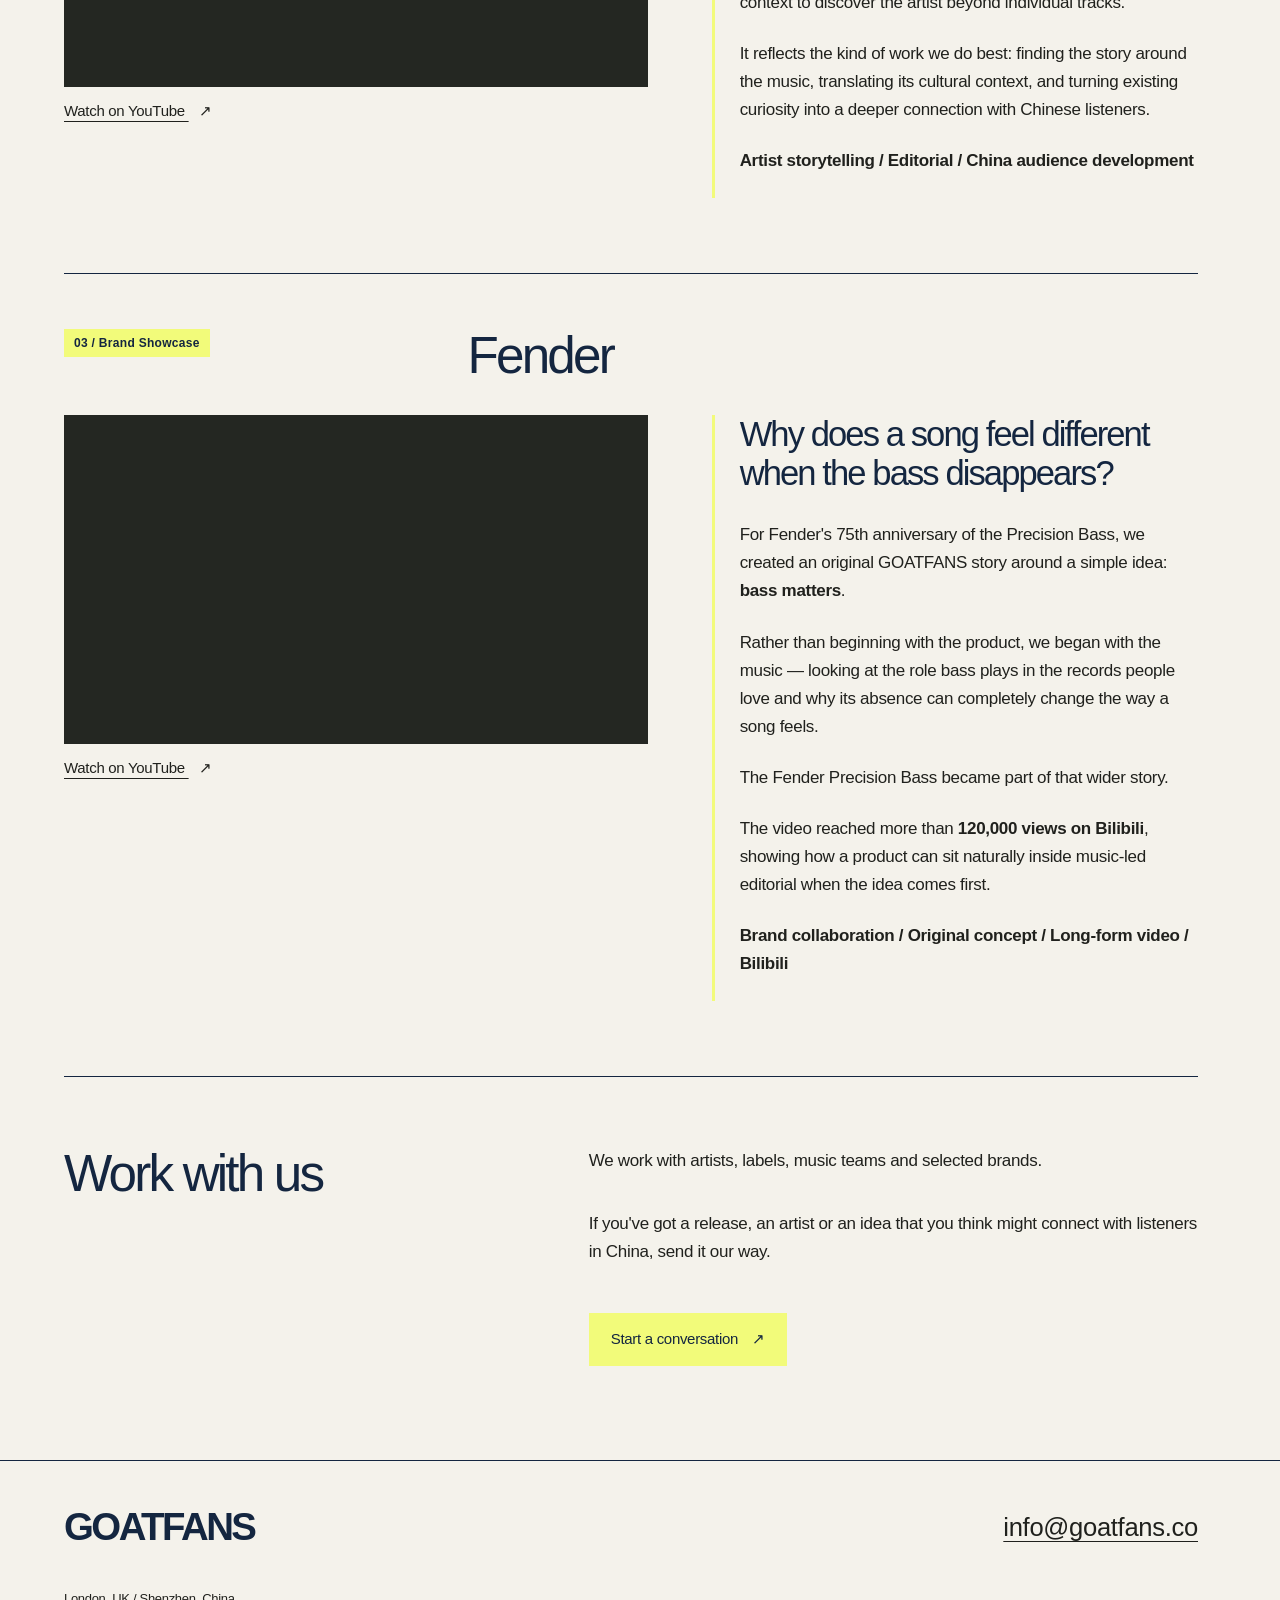
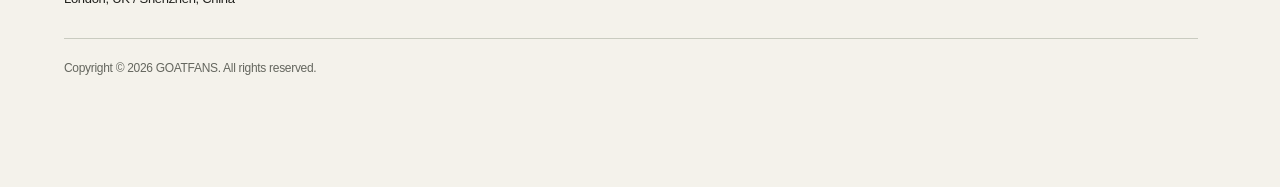
<file: work.html>
<!doctype html>
<html lang="en-GB"><head><meta charset="utf-8"><meta name="viewport" content="width=device-width, initial-scale=1"><meta name="description" content="GOATFANS connects artists and music companies with audiences in China through local insight, storytelling and music marketing."><title>Work — GOATFANS</title>
<link rel="icon" href="/favicon.ico" sizes="any">
<link rel="icon" type="image/png" sizes="32x32" href="/favicon-32x32.png">
<link rel="apple-touch-icon" sizes="180x180" href="/apple-touch-icon.png">
<link rel="stylesheet" href="assets/style.css"><script defer src="assets/script.js"></script></head>
<body id="top"><a class="skip" href="#main">Skip to content</a><header class="site-header"><a class="wordmark" href="index.html" aria-label="GOATFANS home">GOATFANS</a><nav aria-label="Main navigation"><a href="index.html">Home</a><a href="services.html">Services</a><a href="work.html" aria-current="page">Work</a><a href="about.html">About</a></nav></header><main id="main"><section class="page-intro"><h1>Featured Cuts</h1><p class="lead">GOATFANS grew by making stories about music we genuinely wanted to talk about. That still shapes the way we work with artists and brands today.</p><p>A good collaboration shouldn’t feel like an interruption. It should feel like something we might have made anyway.</p></section><article class="project" id="teddy-swims"><div class="project-heading"><p class="eyebrow">01 / Track Spotlight</p><h2>Teddy Swims</h2></div><div class="project-grid"><div><div class="video"><iframe src="https://player.bilibili.com/player.html?bvid=BV1QXGLzLELE&amp;page=1&amp;autoplay=0" title="GOATFANS — Teddy Swims video" loading="lazy" allow="accelerometer; autoplay; clipboard-write; encrypted-media; gyroscope; picture-in-picture; fullscreen" allowfullscreen referrerpolicy="strict-origin-when-cross-origin"></iframe></div><a class="text-link" href="https://www.bilibili.com/video/BV1QXGLzLELE/?spm_id_from=333.1387.search.video_card.click&amp;vd_source=7f465532f93bc0c8e0f38919d5ff121f">Watch on Bilibili <span aria-hidden="true">↗</span></a></div><div class="prose"><h3>Introducing a release without losing the artist behind it.</h3>
<p>For Teddy Swims&#x27; “God Went Crazy”, we worked on a release collaboration designed for GOATFANS&#x27; Chinese audience.</p>
<p>Rather than treating the track as a standalone promotional message, the content placed the release within a wider artist story — giving listeners a reason to understand the person and music behind the campaign.</p>
<p><strong>Artist campaign / New release / Chinese content</strong></p></div></div></article><article class="project" id="cleo-sol"><div class="project-heading"><p class="eyebrow">02 / Artist Profile</p><h2>Cleo Sol</h2></div><div class="project-grid"><div><div class="video"><iframe src="https://www.youtube-nocookie.com/embed/Rzwk--3G9t4" title="GOATFANS — Cleo Sol video" loading="lazy" allow="accelerometer; autoplay; clipboard-write; encrypted-media; gyroscope; picture-in-picture; fullscreen" allowfullscreen referrerpolicy="strict-origin-when-cross-origin"></iframe></div><a class="text-link" href="https://www.youtube.com/watch?v=Rzwk--3G9t4">Watch on YouTube <span aria-hidden="true">↗</span></a></div><div class="prose"><h3>Building context around an artist.</h3>
<p>Cleo Sol already had a growing audience in China, but much of the conversation around her music was still happening organically.</p>
<p>GOATFANS created a long-form piece exploring her music, story and the world around it — giving Chinese listeners more context to discover the artist beyond individual tracks.</p>
<p>It reflects the kind of work we do best: finding the story around the music, translating its cultural context, and turning existing curiosity into a deeper connection with Chinese listeners.</p>
<p><strong>Artist storytelling / Editorial / China audience development</strong></p></div></div></article><article class="project" id="fender"><div class="project-heading"><p class="eyebrow">03 / Brand Showcase</p><h2>Fender</h2></div><div class="project-grid"><div><div class="video"><iframe src="https://www.youtube-nocookie.com/embed/QPZqNpplpk0?start=3" title="GOATFANS — Fender video" loading="lazy" allow="accelerometer; autoplay; clipboard-write; encrypted-media; gyroscope; picture-in-picture; fullscreen" allowfullscreen referrerpolicy="strict-origin-when-cross-origin"></iframe></div><a class="text-link" href="https://www.youtube.com/watch?v=QPZqNpplpk0&amp;t=3s">Watch on YouTube <span aria-hidden="true">↗</span></a></div><div class="prose"><h3>Why does a song feel different when the bass disappears?</h3>
<p>For Fender&#x27;s 75th anniversary of the Precision Bass, we created an original GOATFANS story around a simple idea: <strong>bass matters</strong>.</p>
<p>Rather than beginning with the product, we began with the music — looking at the role bass plays in the records people love and why its absence can completely change the way a song feels.</p>
<p>The Fender Precision Bass became part of that wider story.</p>
<p>The video reached more than <strong>120,000 views on Bilibili</strong>, showing how a product can sit naturally inside music-led editorial when the idea comes first.</p>
<p><strong>Brand collaboration / Original concept / Long-form video / Bilibili</strong></p></div></div></article><section class="closing"><h2>Work with us</h2>
<p>We work with artists, labels, music teams and selected brands.</p>
<p>If you&#x27;ve got a release, an artist or an idea that you think might connect with listeners in China, send it our way.</p>
<a class="text-link action-link" href="mailto:info@goatfans.co">Start a conversation <span aria-hidden="true">↗</span></a></section></main>
    <footer>
    <div class="footer-top">
      <a class="wordmark" href="index.html">GOATFANS</a>
      <a href="mailto:info@goatfans.co">info@goatfans.co</a>
    </div>

    <div class="footer-bottom">
      <p>London, UK / Shenzhen, China</p>
    </div>

    <p class="footer-copyright">
      Copyright © 2026 GOATFANS. All rights reserved.
    </p>
  </footer>

  <a class="svc-top" href="#top" aria-label="Back to top">
    <span aria-hidden="true">↑</span>
    <span>TOP</span>
  </a>
</body>
</html>
</file>
<file: assets/style.css>
:root{--paper:#f4f2eb;--ink:#20211d;--muted:#64665e;--line:#c9cbc0;--accent:#f2fb7a;--navy:#142640;--heading:Futura,"Futura PT","Century Gothic","Avenir Next",Arial,sans-serif;--body:Helvetica,"Helvetica Neue",Arial,sans-serif}*{box-sizing:border-box}html{scroll-behavior:smooth}body{margin:0;background:var(--paper);color:var(--ink);font-family:var(--body);font-size:17px;line-height:1.65;letter-spacing:-.018em}a{color:inherit;text-decoration-thickness:1px;text-underline-offset:5px}a:hover{color:#596218}a:focus-visible{outline:2px solid var(--ink);outline-offset:6px}.skip{position:absolute;left:24px;top:-100px;background:var(--accent);padding:10px;z-index:10}.skip:focus{top:10px}.site-header,main,footer{max-width:1600px;margin:auto;padding-left:5vw;padding-right:5vw}.site-header{display:flex;align-items:center;justify-content:space-between;gap:24px;padding-top:28px;padding-bottom:28px;border-bottom:1px solid var(--line)}.wordmark{font-family:var(--heading);font-weight:800;font-size:clamp(27px,3vw,46px);letter-spacing:-.065em;line-height:1;text-decoration:none}nav{display:flex;gap:30px;font-size:15px}nav a{text-decoration:none}nav a[aria-current]{text-decoration:underline;text-decoration-thickness:2px}h1,h2,h3,.display{font-family:var(--heading);font-weight:500;letter-spacing:-.055em;line-height:1.06;margin:0 0 28px}h1,.display{font-size:clamp(52px,8.6vw,132px)}h2{font-size:clamp(32px,4vw,60px)}h3{font-size:clamp(26px,2.7vw,40px);line-height:1.13}p{margin:0 0 23px}strong{font-weight:600}.eyebrow{font-size:12px;letter-spacing:.025em;font-weight:600;line-height:1.5}.home-editorial>.eyebrow{margin:30px 0 22px}.photo{margin:0;background:#e4e5db;position:relative;overflow:hidden;aspect-ratio:16/10}.photo img{display:block;width:100%;height:100%;object-fit:cover}.photo figcaption{display:none}.photo.missing img{display:none}.photo.missing figcaption{display:flex;position:absolute;inset:0;align-items:center;justify-content:center;text-align:center;padding:25px;color:#5c6051;font-family:var(--heading);font-size:clamp(18px,2.5vw,34px);letter-spacing:-.035em}.wide{width:100%;aspect-ratio:16/9}.home-editorial h1,.home-editorial .display{margin:35px 0 40px}.intro{max-width:790px;margin:0 0 110px auto}.lead{font-size:clamp(24px,2.7vw,38px);line-height:1.3;letter-spacing:-.035em}.text-link{display:inline-block;font-size:15px;font-weight:500;margin:12px 0}.text-link span{margin-left:10px}.section-grid{display:grid;grid-template-columns:1fr 1fr;align-items:center;gap:7vw;padding:72px 0;border-top:1px solid var(--line)}.square{aspect-ratio:1}.portrait{aspect-ratio:4/5}.playlist h2{font-size:clamp(40px,5.5vw,80px)}.platforms{border-top:1px solid var(--line);padding:40px 0 65px}.socials{display:flex;gap:24px;flex-wrap:wrap}.page-intro{padding:70px 0 65px;max-width:950px}.page-intro h1{margin-bottom:38px}.page-intro p{max-width:770px}.text-section{display:grid;grid-template-columns:1fr 1.2fr;gap:8vw;border-top:1px solid var(--line);padding:65px 0}.prose{max-width:740px}.prose h3{margin-top:30px}.prose h3:first-child{margin-top:0}.prose ul{padding-left:22px;margin:0 0 30px}.prose li{padding:3px 0}.project{border-top:1px solid var(--line);padding:55px 0 75px}.project-heading{margin-bottom:32px}.project-grid{display:grid;grid-template-columns:1.2fr 1fr;gap:5vw;align-items:start}.video{position:relative;aspect-ratio:16/9;background:#242722}.video iframe{position:absolute;width:100%;height:100%;border:0}.project-note{padding:45px;background:var(--accent);min-height:240px;display:flex;flex-direction:column;justify-content:space-between}.project-note>p:last-child{font-family:var(--heading);font-size:38px;line-height:1.12;letter-spacing:-.04em;margin:0}.closing{border-top:1px solid var(--line);padding:70px 0;max-width:800px}.origin{padding:65px 0 85px;margin:auto}.origin strong{font-family:var(--heading);font-size:32px;line-height:1.2;display:block}.profile{align-items:start}.profile h2{font-size:clamp(30px,3.5vw,52px)}.profile-meta{color:var(--muted)}footer{border-top:1px solid var(--line);padding-top:45px;padding-bottom:30px}.footer-top,.footer-bottom{display:flex;justify-content:space-between;align-items:center;gap:30px}.footer-bottom{margin-top:40px;font-size:13px}.footer-bottom p{margin:0}.footer-bottom .text-link{font-size:13px}.footer-top>a:last-child{font-size:clamp(18px,2vw,28px)}@media(min-width:1800px){.site-header,main,footer{padding-left:80px;padding-right:80px}}@media(max-width:700px){body{font-size:16px}.site-header{align-items:flex-start;flex-direction:column;padding-top:24px;padding-bottom:20px;gap:22px}nav{width:100%;justify-content:space-between;gap:16px}.home-editorial>.eyebrow{font-size:10px;max-width:280px}.home-editorial h1,.home-editorial .display{margin:25px 0 30px}.wide{aspect-ratio:4/3}.intro{margin-bottom:65px}.section-grid,.text-section,.project-grid{grid-template-columns:1fr;gap:30px}.section-grid,.text-section{padding:45px 0}.page-intro{padding:45px 0}.project{padding:40px 0}.footer-top,.footer-bottom{align-items:flex-start;flex-direction:column;gap:24px}.footer-bottom{margin-top:30px}.socials{gap:18px}.origin{padding:40px 0 50px}.profile .portrait{max-width:480px;width:100%}.project-note{min-height:200px}}@media(prefers-reduced-motion:reduce){html{scroll-behavior:auto}}


/* Layout and colour are scoped to Services. */
.svc-page{--svc-lime:#f2fb7a;--svc-navy:#142640}
.svc-page main{padding-top:24px}
.svc-page main h2{font-size:clamp(32px,4vw,60px)}
.svc-hero{display:grid;grid-template-columns:1fr 1fr;gap:7vw;padding:45px 0 80px}
.svc-hero h1{font-size:clamp(64px,8vw,125px);max-width:550px}
.svc-statement{font-family:var(--heading);font-size:clamp(28px,3vw,44px);line-height:1.15;letter-spacing:-.04em}
.svc-intro-copy{padding-top:10px}
.svc-service{border-top:1px solid var(--line);padding:55px 0 65px}
.svc-service .eyebrow{display:inline-block;background:var(--svc-lime);padding:5px 10px;margin-bottom:24px}
.svc-service-layout{display:grid;grid-template-columns:1fr 1fr;gap:7vw;margin-top:36px}
.svc-description>p:first-child{font-family:var(--heading);font-size:clamp(28px,3vw,42px);line-height:1.15;letter-spacing:-.04em}
.svc-description strong{font-weight:500}
.svc-includes{list-style:none;margin:0;padding:0}
.svc-includes li{padding:12px 0;border-top:1px solid var(--line);line-height:1.5}
.svc-aside{display:grid;grid-template-columns:1fr 1.6fr;gap:5vw;border-left:4px solid var(--svc-lime);padding:10px 0 10px 26px;margin-top:40px}
.svc-aside p:first-child{font-family:var(--heading);font-size:clamp(24px,2.5vw,34px);line-height:1.2;letter-spacing:-.03em}
.svc-aside p:last-child{margin-bottom:0}
.svc-service-2 .svc-service-layout{grid-template-columns:1.2fr 1fr}
.svc-service-2 .svc-aside{display:block;max-width:850px}
.svc-service-2 .svc-aside p:first-child{font-size:clamp(28px,3vw,44px)}
.svc-service-3 .svc-aside{display:block;max-width:850px}
.svc-service-3 .svc-aside p:first-child{font:inherit;margin:0}
.svc-timing,.svc-ecosystem{border-top:1px solid var(--line);padding:65px 0}
.svc-timing table{width:100%;border-collapse:collapse;margin-top:35px;text-align:left;table-layout:fixed}
.svc-timing th,.svc-timing td{padding:24px;vertical-align:top;border-bottom:1px solid var(--line);overflow-wrap:break-word}
.svc-timing thead{background:var(--svc-lime);font-size:14px}
.svc-timing th:first-child{width:34%}
.svc-timing tbody th{font-family:var(--heading);font-size:clamp(21px,2.2vw,30px);font-weight:500;line-height:1.2;letter-spacing:-.035em}
.svc-timing td strong{font-weight:600}
.svc-timing-note{padding:24px 0 0;max-width:760px}
.svc-timing-note p{margin:0}
.svc-platform-grid{display:grid;grid-template-columns:1fr 1fr;gap:0 6vw;margin:35px 0}
.svc-platform-grid>div{padding:25px 0;border-top:1px solid var(--line)}
.svc-platform-grid dt{font-family:var(--heading);font-size:clamp(25px,2.7vw,38px);line-height:1.2;letter-spacing:-.04em;margin-bottom:15px}
.svc-platform-grid dd{margin:0}
.svc-timing>.text-link{background:var(--svc-lime);color:var(--ink);padding:14px 22px;text-decoration:none}
.svc-timing>.text-link:hover{text-decoration:underline}
.svc-sr-only{position:absolute;width:1px;height:1px;padding:0;margin:-1px;overflow:hidden;clip-path:inset(50%);white-space:nowrap;border:0}
@media(max-width:750px){
 .svc-hero,.svc-service-layout,.svc-service-2 .svc-service-layout,.svc-aside,.svc-platform-grid{grid-template-columns:1fr}
 .svc-hero{gap:10px;padding:25px 0 40px}
 .svc-hero h1{margin-bottom:16px}
 .svc-service,.svc-timing,.svc-ecosystem{padding:40px 0}
 .svc-service-layout{gap:20px;margin-top:25px}
 .svc-aside{gap:0;margin-top:25px;padding-left:18px}
 .svc-timing th,.svc-timing td{padding:18px 12px}
 .svc-timing th:first-child{width:38%}
 .svc-timing tbody th{font-size:20px}
}

/* Clickable service map and return-to-top control. */
.svc-page{--svc-lime:#f2fb7a;--svc-navy:#142640}
.svc-map{padding:55px 0 70px;border-top:1px solid var(--line)}
.svc-map-intro{max-width:850px;margin-bottom:40px}
.svc-map-flow{text-align:center}
.svc-map-source{max-width:640px;margin:auto;padding:24px;border:1px solid var(--line)}
.svc-map-source h3{font-size:30px;margin-bottom:10px}
.svc-map-source p{margin:0;font-size:14px}
.svc-map-arrow{display:block;font-size:24px;line-height:1;padding:18px 0;color:var(--muted)}
.svc-map-foundation{display:grid;grid-template-columns:repeat(3,minmax(0,1fr));gap:22px;margin:0}
.svc-map-foundation>div{padding:20px 12px;border-top:1px solid var(--line);border-bottom:1px solid var(--line)}
.svc-map-foundation dt{font-family:var(--heading);font-size:clamp(21px,2.3vw,32px);line-height:1.15;letter-spacing:-.035em;margin-bottom:10px}
.svc-map-foundation dd{margin:0;font-size:14px}
.svc-map-brief{max-width:660px;margin:auto;padding:22px 12px}
.svc-map-brief h3{font-size:clamp(25px,3vw,40px);margin-bottom:12px}
.svc-map-brief p{margin:0}
.svc-map-links{display:grid;grid-template-columns:repeat(3,minmax(0,1fr));gap:22px;text-align:left}
.svc-map-link{display:flex;flex-direction:column;justify-content:space-between;gap:20px;background:var(--svc-lime);color:var(--ink);padding:26px;text-decoration:none;border:1px solid transparent;transition:background .15s ease}
.svc-map-link:hover{background:var(--svc-navy);color:var(--svc-lime);border-color:var(--svc-navy)}
.svc-map-link .eyebrow{margin:0}
.svc-map-link strong{font-family:var(--heading);font-size:clamp(25px,2.8vw,39px);font-weight:500;letter-spacing:-.045em;line-height:1.1}
.svc-map-link small{font-size:14px}
.svc-map-outcome h3{font-size:clamp(28px,3.5vw,48px);margin-bottom:12px}
.svc-map-outcome p{margin:0}
.svc-page .svc-service{scroll-margin-top:25px}
.svc-service:target>header h2{ text-decoration:underline;text-decoration-color:var(--svc-lime);text-decoration-thickness:6px;text-underline-offset:10px }
.svc-top{position:fixed;right:14px;bottom:28px;z-index:20;width:52px;min-height:64px;display:flex;flex-direction:column;align-items:center;justify-content:center;background:var(--paper);color:var(--ink);border:1px solid var(--ink);text-decoration:none;box-shadow:0 3px 12px #20211d12}
.svc-top span:first-child{font-size:24px;line-height:1.2}
.svc-top span:last-child{font-size:10px;letter-spacing:.03em}
.svc-top:hover{background:var(--svc-lime);color:var(--ink)}
.svc-page footer{padding-bottom:110px}
@media(min-width:751px){.svc-page main,.svc-page .site-header,.svc-page footer{padding-right:max(5vw,82px)}}
@media(max-width:750px){
 .svc-map{padding:40px 0}.svc-map-foundation,.svc-map-links{grid-template-columns:1fr;gap:12px}
 .svc-map-foundation>div{padding:18px}.svc-map-foundation>div+div{border-top:0}
 .svc-map-link{padding:22px;gap:14px}.svc-map-link strong{font-size:30px}
 .svc-map-brief{padding:18px 5px}.svc-top{right:10px;bottom:calc(16px + env(safe-area-inset-bottom,0px));width:46px;min-height:52px}
}
@media(prefers-reduced-motion:reduce){.svc-map-link{transition:none}}

/* The yellow is sampled from the supplied reference; navy marks practical information. */
.svc-map-link{color:var(--svc-navy)}
.svc-map-brief h3,.svc-map-outcome h3{color:var(--svc-navy)}
.svc-timing,.svc-ecosystem{border-top-color:var(--svc-navy)}
.svc-timing>.eyebrow,.svc-ecosystem>.eyebrow{color:var(--svc-navy);font-weight:600;letter-spacing:.06em}
.svc-timing>h2,.svc-ecosystem>h2{color:var(--svc-navy)}
.svc-timing thead{background:var(--svc-navy);color:var(--svc-lime)}
.svc-timing>.text-link{margin-top:30px;background:var(--svc-navy);color:var(--svc-lime)}
.svc-timing>.text-link:hover{background:var(--svc-lime);color:var(--svc-navy)}
.svc-top{background:var(--svc-navy);color:var(--svc-lime);border-color:var(--svc-navy)}
.svc-top:hover{background:var(--svc-lime);color:var(--svc-navy)}

/* Shared v4 visual language. */
body{--svc-lime:#f2fb7a;--svc-navy:#142640}
h1,h2,h3,.wordmark{color:var(--navy)}
nav a[aria-current]{text-decoration-color:var(--navy);text-decoration-thickness:3px;text-underline-offset:7px}
a:hover{color:var(--navy)}
a:focus-visible{outline-color:var(--navy)}
.site-header{border-bottom-color:var(--navy)}
.eyebrow{color:var(--navy)}
.section-tag{display:inline-block;background:var(--accent);padding:5px 10px}
.action-link{background:var(--accent);color:var(--navy);padding:14px 22px;text-decoration:none}
.action-link:hover{background:var(--navy);color:var(--accent)}
.home-editorial h1{font-size:clamp(52px,8.6vw,132px);margin:40px 0}
.home-editorial .intro{max-width:none;margin:0 0 75px;display:grid;grid-template-columns:1fr 1fr;gap:7vw}
.home-editorial .intro .lead{color:var(--navy)}
.playlist-text{display:grid;grid-template-columns:1fr 1fr;gap:7vw;border-top:1px solid var(--navy);padding:65px 0;align-items:start}
.playlist-text h2{font-size:clamp(42px,5.5vw,80px)}
.playlist-text .playlist-copy{padding-top:30px}
.project-heading{display:grid;grid-template-columns:1fr 2fr;gap:3vw;align-items:start}
.project-heading .eyebrow{justify-self:start;background:var(--accent);padding:5px 10px}
.project-heading h2{margin:0}
.project{border-top-color:var(--navy)}
.project-grid .prose{border-left:3px solid var(--accent);padding-left:25px}
.project-note{background:var(--accent);color:var(--navy)}
.closing{max-width:none;display:grid;grid-template-columns:1fr 1.4fr;gap:12px 7vw;border-top-color:var(--navy)}
.closing h2{grid-row:span 4}.closing p{grid-column:2}.closing .text-link{grid-column:2;justify-self:start}
.origin{max-width:900px}.origin strong{border-left:4px solid var(--accent);padding-left:24px;color:var(--navy)}
.profile-meta{border-left:4px solid var(--accent);padding-left:18px;color:var(--navy)}
.profile,.text-section{border-top-color:var(--navy)}
#contact{background:var(--navy);color:var(--paper);padding:40px;margin:25px 0 50px}
#contact h2,#contact a{color:var(--accent)}
#contact a{overflow-wrap:anywhere}
footer{border-top-color:var(--navy);padding-bottom:110px}
.footer-top .wordmark{color:var(--navy)}
@media(min-width:751px){main,.site-header,footer{padding-right:max(5vw,82px)}}
@media(max-width:750px){
.home-editorial .intro,.playlist-text,.project-heading,.closing{grid-template-columns:1fr;gap:24px}
.home-editorial .intro{margin-bottom:45px}.playlist-text{padding:40px 0}.playlist-text .playlist-copy{padding:0}
.project-heading{gap:12px}.project-grid .prose{padding-left:18px}
.closing h2{grid-row:auto}.closing p,.closing .text-link{grid-column:1}
#contact{padding:28px 20px}.origin{padding:40px 0 50px}
}

/* Combined contact and music submissions */
#contact.contact-combined {
  display: grid;
  grid-template-columns: minmax(0, 1fr) minmax(0, 1.2fr);
  gap: clamp(32px, 6vw, 90px);
  padding: clamp(28px, 5vw, 70px);
  margin: 30px 0 65px;
  background: #142640;
  color: #f4f2eb;
  border: 0;
}

#contact.contact-combined .eyebrow,
#contact.contact-combined h2 {
  color: #f2fb7a;
}

#contact.contact-combined h2 {
  margin-bottom: 28px;
}

#contact.contact-combined h3 {
  color: #f4f2eb;
  margin-top: 0;
  font-size: clamp(28px, 3vw, 40px);
}

#contact.contact-combined .contact-heading,
#contact.contact-combined .contact-submissions {
  min-width: 0;
}

#contact.contact-combined .contact-email {
  display: inline-block;
  margin-top: 12px;
  color: #f2fb7a;
  font-size: clamp(20px, 2.3vw, 32px);
  line-height: 1.4;
  letter-spacing: -0.035em;
  text-decoration-thickness: 1px;
  text-underline-offset: 7px;
  overflow-wrap: anywhere;
}

#contact.contact-combined .contact-email span {
  display: inline-block;
  margin-left: 8px;
}

#contact.contact-combined .contact-submissions {
  border-left: 1px solid rgb(244 242 235 / 25%);
  padding-left: clamp(24px, 4vw, 55px);
}

#contact.contact-combined .contact-playlist {
  display: inline-block;
  margin-top: 12px;
  padding: 12px 18px;
  background: #f2fb7a;
  color: #142640;
  text-decoration: none;
}

#contact.contact-combined .contact-playlist:hover {
  background: #f4f2eb;
  color: #142640;
}

#contact.contact-combined a:focus-visible {
  outline: 2px solid #f2fb7a;
  outline-offset: 6px;
}

@media (max-width: 750px) {
  #contact.contact-combined {
    grid-template-columns: 1fr;
    gap: 32px;
    margin-bottom: 45px;
  }

  #contact.contact-combined .contact-submissions {
    border-left: 0;
    border-top: 1px solid rgb(244 242 235 / 25%);
    padding-left: 0;
    padding-top: 30px;
  }
}

/* Playlist: image left, copy right */
.playlist-text.playlist-with-image {
  display: grid;
  grid-template-columns: minmax(0, 1fr) minmax(0, 2fr);
  align-items: center;
  gap: clamp(28px, 5vw, 72px);
  padding: clamp(40px, 5vw, 70px) 0;
  border-top: 1px solid #142640;
}

.playlist-with-image .playlist-artwork {
  min-width: 0;
  margin: 0;
}

.playlist-with-image .playlist-artwork img {
  display: block;
  width: 100%;
  height: auto;
}

.playlist-text.playlist-with-image .playlist-copy {
  min-width: 0;
  padding-top: 0;
}

.playlist-with-image .playlist-copy h2 {
  margin-bottom: 24px;
  color: #142640;
  font-size: clamp(38px, 5vw, 76px);
  line-height: 1.06;
}

.playlist-with-image .playlist-copy > p:not(.eyebrow) {
  max-width: 650px;
}

@media (max-width: 700px) {
  .playlist-text.playlist-with-image {
    grid-template-columns: 1fr;
    gap: 32px;
  }

  .playlist-with-image .playlist-artwork {
    width: min(100%, 340px);
    justify-self: center;
  }
}

/* Match the service label to its link colour on hover and keyboard focus. */
.svc-map-link .eyebrow { color: inherit; }
.svc-map-link:focus-visible {
  outline: 2px solid var(--navy);
  outline-offset: 5px;
}
/* Navy playlist panel */
.playlist-text.playlist-with-image {
  background: #142640;
  color: #f4f2eb;
  border: 0;
  padding: clamp(24px, 4vw, 60px);
  margin: 30px 0 65px;
  gap: clamp(28px, 4vw, 60px);
}

.playlist-with-image .playlist-copy h2 {
  color: #f2fb7a;
}

.playlist-with-image .section-tag {
  background: #f2fb7a;
  color: #142640;
}

.playlist-with-image .playlist-artwork {
  background: transparent;
}

.playlist-with-image .action-link {
  background: #f2fb7a;
  color: #142640;
}

.playlist-with-image .action-link:hover {
  background: #f4f2eb;
  color: #142640;
}

.playlist-with-image a:focus-visible {
  outline: 2px solid #f2fb7a;
  outline-offset: 6px;
}

@media (max-width: 700px) {
  .playlist-text.playlist-with-image {
    margin: 24px 0 45px;
  }
}
.footer-copyright {
  margin: 28px 0 0;
  padding-top: 20px;
  border-top: 1px solid var(--line);
  color: var(--muted);
  font-size: 12px;
  line-height: 1.5;
  text-align: left;
}
/* 1. 基础过渡 */
.svc-map-link,
.action-link,
.contact-playlist,
.services-contact,
.svc-top {
  transition:
    background-color 180ms ease,
    color 180ms ease,
    border-color 180ms ease,
    transform 180ms ease;
}

/* 服务卡片的小字跟随卡片变色 */
.svc-map-link .eyebrow {
  color: inherit;
}

/* 链接箭头 */
.text-link span[aria-hidden="true"],
.svc-platform-grid dt a span[aria-hidden="true"] {
  display: inline-block;
  transition: transform 180ms ease;
}

/* 平台名称 */
.svc-platform-grid dt a {
  color: inherit;
  text-decoration-thickness: 1px;
  text-underline-offset: 6px;
  transition: text-decoration-color 180ms ease;
}

/* 2. 只在支持鼠标悬停的设备上启用 */
@media (hover: hover) and (pointer: fine) {

  /* 服务卡片：海军蓝底、柠檬黄字，轻微上移 */
  .svc-map-link:hover {
    background-color: #142640;
    color: #f2fb7a;
    border-color: #142640;
    transform: translateY(-4px);
  }

  /* 常规行动按钮：反色 */
  .action-link:hover,
  .services-contact:hover {
    background-color: #142640;
    color: #f2fb7a;
    transform: translateY(-2px);
  }

  /* 海军蓝区块中的按钮：变成米白底 */
  .playlist-with-image .action-link:hover,
  #contact.contact-combined .contact-playlist:hover {
    background-color: #f4f2eb;
    color: #142640;
  }

  /* 链接箭头向右上方移动 */
  .text-link:hover span[aria-hidden="true"],
  .svc-platform-grid dt a:hover span[aria-hidden="true"] {
    transform: translate(3px, -3px);
  }

  /* 平台名称：柠檬黄色下划线 */
  .svc-platform-grid dt a:hover {
    color: #142640;
    text-decoration-color: #f2fb7a;
    text-decoration-thickness: 3px;
  }

  /* 返回顶部按钮 */
  .svc-top:hover {
    background-color: #f2fb7a;
    color: #142640;
    transform: translateY(-3px);
  }
}

/* 3. 点击时的轻微反馈 */
.svc-map-link:active,
.action-link:active,
.contact-playlist:active,
.services-contact:active,
.svc-top:active {
  transform: translateY(1px);
}

/* 4. 键盘操作也能看清当前位置 */
.svc-map-link:focus-visible {
  background-color: #142640;
  color: #f2fb7a;
  outline: 2px solid #142640;
  outline-offset: 5px;
}

.svc-platform-grid dt a:focus-visible {
  outline: 2px solid #142640;
  outline-offset: 5px;
}

/* 5. 尊重系统的“减少动态效果”设置 */
@media (prefers-reduced-motion: reduce) {
  html {
    scroll-behavior: auto;
  }

  .svc-map-link,
  .action-link,
  .contact-playlist,
  .services-contact,
  .svc-top,
  .text-link span[aria-hidden="true"],
  .svc-platform-grid dt a,
  .svc-platform-grid dt a span[aria-hidden="true"] {
    transition: none;
    transform: none !important;
  }
}
/* Custom lemon cursor */
.goat-cursor {
  position: fixed;
  top: 0;
  left: 0;
  width: 80px;
  height: 80px;
  z-index: 2147483647;
  pointer-events: none;
  opacity: 0;
  transform: translate(-50%, -50%);
}

.goat-cursor::before,
.goat-cursor::after {
  content: "";
  position: absolute;
  border-radius: 50%;
  transition: opacity 140ms ease;
}

/* Default: yellow centre fading to transparent */
.goat-cursor::before {
  inset: 0;
  background: radial-gradient(
    circle,
    rgba(242, 251, 122, 1) 0%,
    rgba(242, 251, 122, 0.85) 22%,
    rgba(242, 251, 122, 0.35) 48%,
    rgba(242, 251, 122, 0) 72%
  );
}

/* Interactive: smaller solid-stroke ring */
.goat-cursor::after {
  width: 18px;
  height: 18px;
  top: 50%;
  left: 50%;
  box-sizing: border-box;
  transform: translate(-50%, -50%);
  border: 2px solid #f2fb7a;
  background: transparent;
  box-shadow: 0 0 0 1px rgba(20, 38, 64, 0.2);
  opacity: 0;
}

.goat-cursor.is-visible {
  opacity: 1;
}

.goat-cursor.is-interactive::before {
  opacity: 0;
}

.goat-cursor.is-interactive::after {
  opacity: 1;
}

/* Hide native cursor only while custom cursor is active */
@media (hover: hover) and (pointer: fine) {
  html.goat-cursor-active,
  html.goat-cursor-active * {
    cursor: none !important;
  }
}

@media (prefers-reduced-motion: reduce) {
  .goat-cursor::before,
  .goat-cursor::after {
    transition: none;
  }
}
/* Hover: solid circle that inverts the colours underneath */
.goat-cursor.is-interactive {
  mix-blend-mode: difference;
}

.goat-cursor.is-interactive::before {
  opacity: 0;
}

.goat-cursor.is-interactive::after {
  width: 50px;
  height: 50px;
  background: #fff;
  border: 0;
  box-shadow: none;
  opacity: 1;
}
</file>
